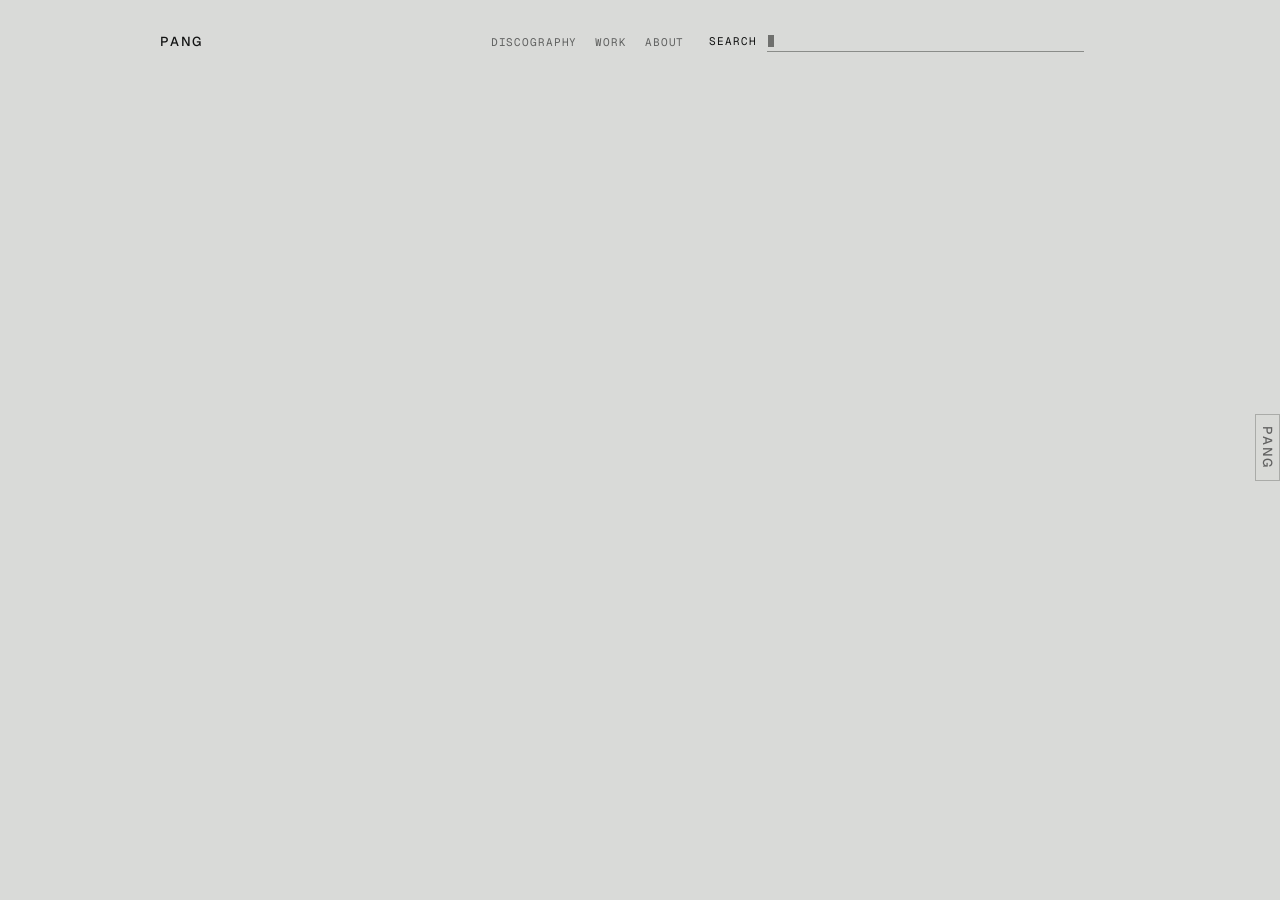
<file: index.html>
<!DOCTYPE html>
<html lang="en">
<head>
<meta charset="utf-8">
<meta name="viewport" content="width=device-width, initial-scale=1, viewport-fit=cover">

<!-- =====================================================================
     LANDING PAGE  (site root: /index.html)
     CONTENT BLOCK  -  THIS IS THE ONLY PART YOU NEED TO EDIT HERE
     =====================================================================
     The site title and the menu (always open here, with the search) come
     from assets/site.js. Below them, optional info lines, text and an image.

     Rules:
       - Keep the quotation marks "like this" and the commas at line ends.
       - A quotation mark inside a value needs a backslash: "12\" LP"
     ===================================================================== -->
<script>
const PAGE = {

  root: "",                      // path back to the site root: "" here (top folder)
  menuFixed: true,               // the menu is always open on this page, without the arrow

  browserTitle: "pang",                  // text on the browser tab
  sideTab: "PANG",                // text in the black box on the right edge. "" hides it

  /* ---- INFO LINES (left column):  [ "label", "value" ]. [] hides them ---- */
  info: [],

  /* ---- TEXT (left column): list of paragraphs, [] hides it ---------- */
  text: [],

  /* ---- IMAGE (right column, 3:2 landscape). "" = no image ----------- */
  figure: { src: "", alt: "" },
};
</script>
<!-- ===================== END OF CONTENT BLOCK ===================== -->

<title>pang</title>
<link rel="icon" type="image/png" href="id/favicon.png">
<link rel="apple-touch-icon" href="id/apple-touch-icon.png">
<link rel="preconnect" href="https://fonts.googleapis.com">
<link rel="preconnect" href="https://fonts.gstatic.com" crossorigin>
<link href="https://fonts.googleapis.com/css2?family=Geist:wght@400;500;600&family=Geist+Mono:wght@400;500&family=IBM+Plex+Sans+Condensed:wght@400;500;700&family=IBM+Plex+Mono:wght@400;500&family=Zen+Kaku+Gothic+New:wght@400;500;700&display=swap" rel="stylesheet">
<link rel="stylesheet" href="assets/base.css">
<script src="assets/site.js"></script>
<style>
/* landing page only: the same two columns as the list pages */
/* side banner: quiet, silver like the page, small Geist Mono */
.tab-side{background:var(--paper);color:var(--ink);box-shadow:inset 0 0 0 1px var(--rule);font:500 13px/1 var(--nav);letter-spacing:.14em;padding:12px 6px;opacity:.6}
.cols{display:grid;grid-template-columns:minmax(0,1fr) minmax(0,2fr);gap:0 22px;align-items:start;margin-top:28px}
.text{margin:0 0 18px}
.text p{margin:0 0 .8em;font:400 15px/1.55 var(--label);hyphens:auto}
.text p:last-child{margin-bottom:0}
.meta{display:grid;grid-template-columns:auto 1fr;gap:4px 28px;margin:0 0 18px;font-size:14px}
.meta dt{letter-spacing:.14em}
.meta dd{margin:0;font-family:var(--value);font-size:13px}
.fig-wrap{margin:0}
.frame{position:relative;aspect-ratio:1.6/1}
.frame img{position:absolute;inset:0;width:100%;height:100%;object-fit:cover;display:block;background:var(--paper)}
[hidden]{display:none!important}
@media (max-width:760px){.cols{grid-template-columns:minmax(0,1fr)}}
</style>
</head>
<body>
<div class="page" id="top">

  <h1 class="sr" id="h1">pang</h1>
  <nav class="site" id="site"></nav>

  <div class="tabs-side" id="tabs-side"><div class="tab-side" id="tab-side" aria-hidden="true"></div></div>

  <div class="cols" id="cols">
    <main>
      <dl class="meta" id="info"></dl>
      <div class="text" id="text"></div>
    </main>
    <aside>
      <figure class="fig-wrap" id="fig"></figure>
    </aside>
  </div>
</div>

<script src="assets/base.js"></script>
<!-- LANDING BUILDER. Reads the PAGE block above. No need to edit. -->
<script>
(function(){
  try {
    var C = PAGE, root = C.root || '', S = (typeof SITE !== 'undefined') ? SITE : {};
    function $(id){ return document.getElementById(id); }
    function el(tag, cls, text){ var e=document.createElement(tag); if(cls) e.className=cls; if(text!=null) e.textContent=text; return e; }

    document.title = C.browserTitle;
    if (S.title) $('h1').textContent = S.title;
    if (C.sideTab) $('tab-side').textContent = C.sideTab;
    else { $('tabs-side').remove(); document.querySelector('.page').classList.add('no-tabs'); }

    (C.info || []).forEach(function(r){ $('info').appendChild(el('dt', null, r[0])); $('info').appendChild(el('dd', null, r[1])); });
    $('info').hidden = !(C.info || []).length;
    (C.text || []).forEach(function(t){ var p = el('p'); p.innerHTML = t; $('text').appendChild(p); });
    $('text').hidden = !(C.text || []).length;

    var f = C.figure || {};
    if (f.src){ var fr = el('div', 'frame'), im = new Image(); im.src = root + f.src; im.alt = f.alt || ''; im.onerror = function(){ im.hidden = true; }; fr.appendChild(im); $('fig').appendChild(fr); }
    $('cols').hidden = !(C.info || []).length && !(C.text || []).length && !f.src;
  } catch (e) {
    console.error(e);
    document.body.insertAdjacentHTML('afterbegin', '<p style="padding:12px;font:14px monospace">Content error: check the quotation marks and commas in the content block at the top of the file.</p>');
  }
})();
</script>
</body>
</html>
</file>
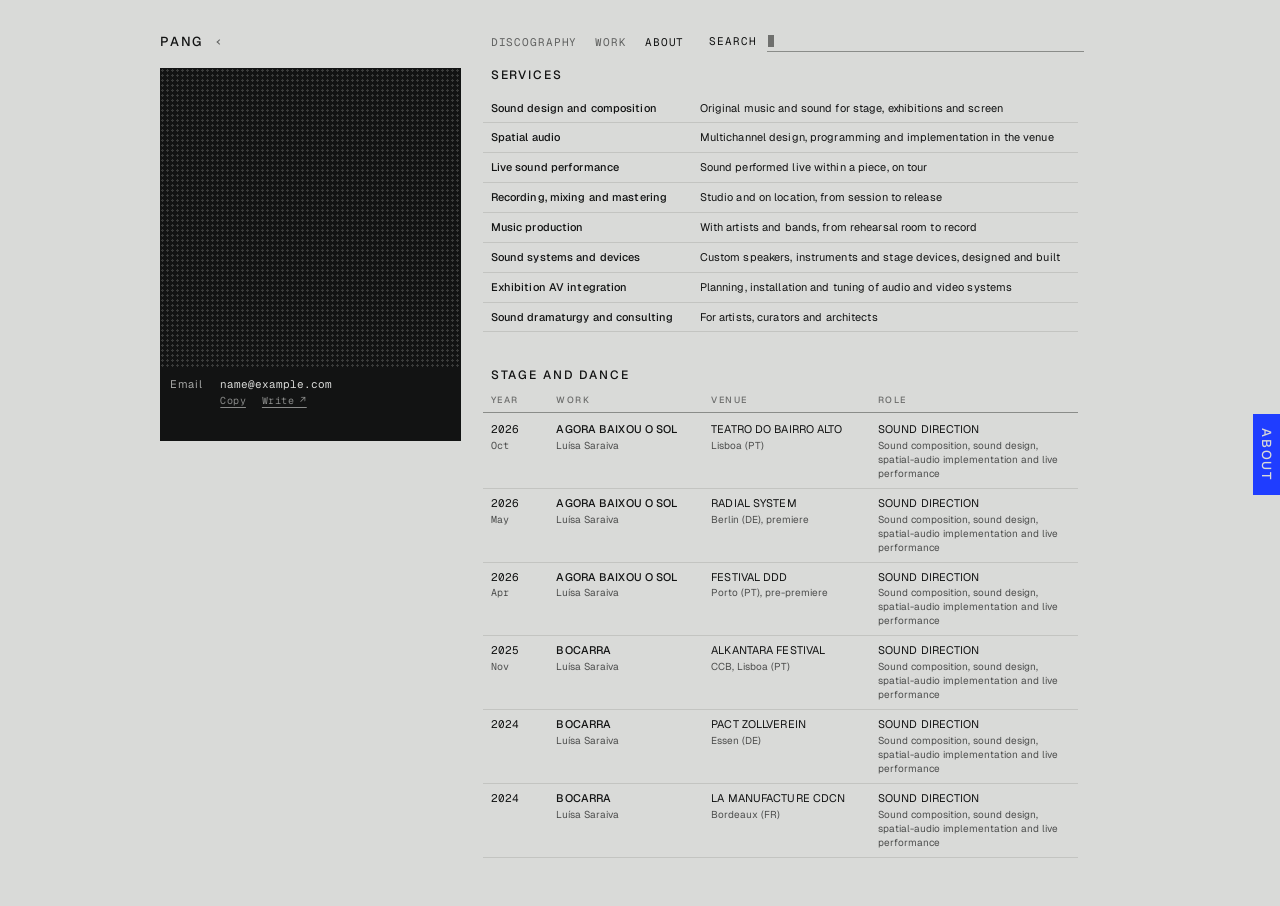
<file: about/index.html>
<!DOCTYPE html>
<html lang="en">
<head>
<meta charset="utf-8">
<meta name="viewport" content="width=device-width, initial-scale=1, viewport-fit=cover">

<!-- =====================================================================
     ABOUT PAGE  (about/index.html)
     CONTENT BLOCK  -  THIS IS THE ONLY PART YOU NEED TO EDIT HERE
     =====================================================================
     Left: the dark panel with an optional square image, the hovered contact, short text and info lines.
     Right: the contact list (from "contact" in assets/site.js), then one table per section (Services, CV ...). Add, remove or reorder
     sections freely; each row is a list of cells, one per column.

     Rules:
       - Keep the quotation marks "like this" and the commas at line ends.
       - A quotation mark inside a value needs a backslash: "12\" LP"
       - Paragraphs may contain simple HTML, e.g. <em>italic</em>.
       - A column named "Year" is set in the mono face, like the other lists;
         the column after it is the title column (medium weight).
     ===================================================================== -->
<script>
const PAGE = {

  root: "../",                   // path back to the site root (one folder down)

  browserTitle: "About — pang",
  sideTab: "ABOUT",              // text in the black box on the right edge. "" hides it
  heading: "About",              // hidden heading, for screen readers

  /* ---- CONTACT (in the panel, under the image) ----------------------- */
  /* The lines come from "contact" in assets/site.js, each with Copy / Write */
  /* (email) or Open (other channels).                                       */
  copyLabel: "Copy",             // email only: copies the address
  copiedLabel: "Copied",
  writeLabel: "Write",           // email only: opens the visitor's mail app
  openLabel: "Open",             // other channels: opens the page in a new tab

  image: "",                     // optional image in the panel, relative to the site root,
                                 // e.g. "id/about.jpg". "" = dotted placeholder. Set showImage: false to drop the frame
  imageOnPaper: false,            // true = the image sits whole on the page colour, with a thin outline
                                 // (for drawings with a transparent background); false = it fills the frame
  showImage: true,

  /* ---- PANEL TEXT: list of paragraphs, [] hides it ------------------ */
  text: [],

  /* ---- PANEL INFO LINES:  [ "label", "value" ]. [] hides them -------- */
  info: [
    ["Based in", ""],
    ["Languages", ""]
  ],

  /* ---- SECTIONS (right column) --------------------------------------- */
  /*   heading : small title above the table                             */
  /*   columns : column headings, left to right                          */
  /*   showColumns : false hides the column headings of that table       */
  /*   rows    : one [ ... ] per line, same number of cells as columns   */
  /*   a cell can be "text" or [ "first line", "second line" ]: the second */
  /*   line is set smaller underneath (month, author, city, details)      */
  sections: [
    {
      heading: "Services",
      columns: ["Service", "Scope"],
      showColumns: false,          // false = no column headings above this table
      rows: [
        ["Sound design and composition", "Original music and sound for stage, exhibitions and screen"],
        ["Spatial audio", "Multichannel design, programming and implementation in the venue"],
        ["Live sound performance", "Sound performed live within a piece, on tour"],
        ["Recording, mixing and mastering", "Studio and on location, from session to release"],
        ["Music production", "With artists and bands, from rehearsal room to record"],
        ["Sound systems and devices", "Custom speakers, instruments and stage devices, designed and built"],
        ["Exhibition AV integration", "Planning, installation and tuning of audio and video systems"],
        ["Sound dramaturgy and consulting", "For artists, curators and architects"]
      ]
    },
    {
      heading: "Stage and dance",
      columns: ["Year", "Work", "Venue", "Role"],
      rows: [
        [["2026", "Oct"], ["AGORA BAIXOU O SOL", "Luísa Saraiva"], ["TEATRO DO BAIRRO ALTO", "Lisboa (PT)"], ["SOUND DIRECTION", "Sound composition, sound design, spatial-audio implementation and live performance"]],
        [["2026", "May"], ["AGORA BAIXOU O SOL", "Luísa Saraiva"], ["RADIAL SYSTEM", "Berlin (DE), premiere"], ["SOUND DIRECTION", "Sound composition, sound design, spatial-audio implementation and live performance"]],
        [["2026", "Apr"], ["AGORA BAIXOU O SOL", "Luísa Saraiva"], ["FESTIVAL DDD", "Porto (PT), pre-premiere"], ["SOUND DIRECTION", "Sound composition, sound design, spatial-audio implementation and live performance"]],
        [["2025", "Nov"], ["BOCARRA", "Luísa Saraiva"], ["ALKANTARA FESTIVAL", "CCB, Lisboa (PT)"], ["SOUND DIRECTION", "Sound composition, sound design, spatial-audio implementation and live performance"]],
        ["2024", ["BOCARRA", "Luísa Saraiva"], ["PACT ZOLLVEREIN", "Essen (DE)"], ["SOUND DIRECTION", "Sound composition, sound design, spatial-audio implementation and live performance"]],
        ["2024", ["BOCARRA", "Luísa Saraiva"], ["LA MANUFACTURE CDCN", "Bordeaux (FR)"], ["SOUND DIRECTION", "Sound composition, sound design, spatial-audio implementation and live performance"]],
        [["2024", "Jul"], ["BOCARRA", "Luísa Saraiva"], ["TEATRO ROSALÍA DE CASTRO", "A Coruña (ES)"], ["RESEARCH", "Residency"]],
        [["2024", "Apr"], ["BOCARRA", "Luísa Saraiva"], ["FESTIVAL DDD", "Porto (PT)"], ["SOUND DIRECTION", "Sound composition, sound design, spatial-audio implementation and live performance"]],
        ["2022", ["TIRANA", "Luísa Saraiva"], ["MUSEU COMO PERFORMANCE", "Fundação de Serralves, Porto (PT)"], ["SOUND DRAMATURGY", "Consultant"]],
        ["2022", ["LAGO LIBIDINAL", "Jonathan Saldanha"], ["CCB", "Lisboa (PT)"], ["SOUND DESIGN & SOFTWARE DEVELOPMENT", "Dramaturgy, software development"]],
        ["2022", ["LAGO LIBIDINAL", "Jonathan Saldanha"], ["RIVOLI, TMP", "Porto (PT)"], ["SOUND DESIGN & SOFTWARE DEVELOPMENT", "Dramaturgy, software development"]],
        [["2021–22", "Aug–May"], ["LAGO LIBIDINAL / SCALE TRAVELS", "Jonathan Saldanha"], ["INDEX FESTIVAL", "Scale Travels collaboration programme, INL & gnration, Braga (PT)"], ["SOUND DESIGN & SOFTWARE DEVELOPMENT", "Software development, 3D modelling and video creation"]],
        ["2021–22", ["LAGO LIBIDINAL", "Jonathan Saldanha"], ["SOOPA", "Porto (PT)"], ["RESEARCH", "Dramaturgy, software development"]],
        ["2021", ["LITHIUM FAUST", "Jonathan Saldanha"], ["TMP", "Porto (PT)"], ["SOUND DESIGN", "Multichannel sound design for a stage piece"]],
        ["2021", ["UBER ALLES", "Carlos Mesquita"], ["BOCA BIENNIAL", "MAAT, Lisboa (PT)"], ["SOUND DESIGN", "Sound composition, live performance"]],
        ["2020", ["MERCÚRIO VERMELHO", "Jonathan Saldanha"], ["TMP", "Porto (PT)"], ["SOUND DESIGN", "Script transcription, artificial voice-over modelling, mixing on location"]]
      ]
    },
    {
      heading: "Exhibitions and commissions",
      columns: ["Year", "Work", "Venue", "Role"],
      rows: [
        [["2026", "Apr–May"], ["REDSKYFALLS", "Alexandre Estrela"], ["VENICE BIENNALE", "61st International Art Exhibition, Venice (IT)"], ["AV INSTALLATION", "Multichannel audio and video implementation"]],
        [["2023", "Dec"], ["WORK", "Co-creation, Diogo Tudela ++"], ["FUNDAÇÃO DE SERRALVES", "Porto (PT)"], ["CO-AUTHOR", "Sound piece. Created by Diogo Tudela with Dinis Duarte, Juan Toboso, Marcelo Reis, Maria Coutinho, Ricardo Jacinto"]],
        ["2022", ["WATERS’ WITNESS", "Tarek Atoui"], ["FUNDAÇÃO DE SERRALVES", "Porto (PT)"], ["COMMISSION", "Activation of the exhibition, performed live with Mariana Sardon"]],
        ["2022", ["W&T SOUNDSYSTEM", "Co-creation with Sérgio Coutinho"], ["FESTIVAL WALK&TALK", "São Miguel, Azores (PT)"], ["COMMISSION / ENGINEERING", "Custom sound system: design, build and implementation"]],
        ["2020", ["UNTITLED", "Berru"], ["ARTWORKS — NO ENTULHO", "Residency, Porto (PT)"], ["CO-AUTHOR", "Dramaturgy, sound consultancy, electroacoustic instrument design and live performance"]]
      ]
    },
    {
      heading: "Own work and co-creation",
      columns: ["Year", "Work", "Venue", "Role"],
      rows: [
        [["2023", "Feb"], ["PERMAFROST", "Creation, with Diogo Oliveira"], ["ESCOLA DAS ARTES, UCP", "Porto (PT)"], ["LIVE AV", "AV installation, live show"]],
        ["2022", ["C-PENTANE", "Creation"], ["BERLINER FESTSPIELE, MAERZMUSIK", "Silent Green, Berlin (DE)"], ["COMMISSION", "Sound piece, live presentation"]],
        [["2022", "Oct"], ["ADAMASTORA", "Creation, with Mauro Ventura"], ["FABBRICA DEL VAPORE", "Milan (IT)"], ["SOUND COMPOSITION", "Programmed by Hyper Objects. AV installation, live performance"]],
        [["2022", "Aug"], ["PERMAFROST", "Creation, with Diogo Oliveira"], ["PAF", "Saint-Erme (FR)"], ["SHOW, LECTURE", "PAF Summer School programme. AV installation, live performance"]],
        ["2019", ["MÁXIMA INTRÍNSECA", "Co-creation with Mariana Vilanova"], ["PLANETÁRIO DO PORTO", "Porto (PT)"], ["LIVE AV", "Live show"]]
      ]
    }
  ]
};
</script>
<!-- ===================== END OF CONTENT BLOCK ===================== -->

<title>About — pang</title>
<link rel="icon" type="image/png" href="../id/favicon.png">
<link rel="apple-touch-icon" href="../id/apple-touch-icon.png">
<link rel="preconnect" href="https://fonts.googleapis.com">
<link rel="preconnect" href="https://fonts.gstatic.com" crossorigin>
<link href="https://fonts.googleapis.com/css2?family=Geist:wght@400;500;600&family=Geist+Mono:wght@400;500&family=IBM+Plex+Sans+Condensed:wght@400;500;700&family=IBM+Plex+Mono:wght@400;500&display=swap" rel="stylesheet">
<link rel="stylesheet" href="../assets/base.css">
<link rel="stylesheet" href="../assets/list.css">
<script src="../assets/site.js"></script>
<style>
/* about page only: square frame, narrower panel, wider list. Type comes from assets/list.css */
:root{--frame-ratio:1/1}
.cols{grid-template-columns:minmax(0,1fr) minmax(0,2fr)}
/* the section tables are for reading: no pointer, no highlighted rows */
tbody tr{cursor:default}
table.read tbody tr:hover,table.read tbody tr:focus-within{background:none;color:inherit}
table.read tbody tr:hover td,table.read tbody tr:focus-within td{border-bottom-color:var(--row-line)}
/* contact list: channel | address, as on the old Contact page */
#c-specs dd{user-select:all;-webkit-user-select:all;word-break:break-all}   /* one click selects the whole address */
#c-specs dd.act,#c-specs dd.c-note{user-select:auto;-webkit-user-select:auto}
.preview .frame.paper{aspect-ratio:3/2;background:var(--paper);box-shadow:inset 0 0 0 1px var(--accent)}   /* wider frame for the drawing */
.preview .frame.paper img{object-fit:contain;padding:9% 7%;background:transparent}
.acts{display:flex;gap:16px;margin:0 0 4px}
.acts button.ql{background:none;border:0;padding:0;color:inherit;cursor:pointer}
.c-note{font:400 var(--list-size)/1.5 var(--list-sans);opacity:.75}
table + table{margin-top:36px}
/* wide screens: Services and the CV scroll in their own block beside the panel, the page stays still */
@media (min-width:761px){
  #sections{max-height:calc(100vh - 110px);overflow-y:auto;overscroll-behavior:contain;padding-right:6px;scrollbar-width:thin;scrollbar-color:var(--rule) transparent}
  #sections::-webkit-scrollbar{width:6px}
  #sections::-webkit-scrollbar-thumb{background:var(--rule)}
}
/* section title above each table, in the face of the Discography and Work headings */
caption.sec{caption-side:top;text-align:left;padding:0 8px 10px;font:500 calc(var(--list-size) + 1px)/1.3 var(--list-sans);letter-spacing:.16em;text-transform:uppercase}
thead th{opacity:.55}
td.t{width:16em}
table.read:not(.cv) td.t{width:19em;white-space:nowrap}   /* Services: names on one line, the second column lined up */
/* CV tables: four columns, a smaller second line under each value */
td .l2{display:block;margin-top:2px;font:400 calc(var(--list-size) - 1px)/1.4 var(--list-sans);letter-spacing:0;opacity:.7}
td.yr .l2{font-family:var(--list-mono)}
table.cv td.t{width:26%}
table.cv td:nth-child(3){width:28%}
table.cv td.yr{width:5.5em}
td .l2.venue{display:none}
/* phones: one column; the panel stays, above the tables */
@media (max-width:760px){
  .cols{grid-template-columns:minmax(0,1fr)}
  .preview{display:block;position:static;margin-bottom:28px;max-width:420px}
  td.t{width:auto}
  table.read:not(.cv) td.t{width:auto;white-space:normal}
  table.cv td.t,table.cv td:nth-child(3){width:auto}
  table.cv td:nth-child(3){display:none}            /* phones: venue moves under the title */
  table.cv thead th:nth-child(3){display:none}
  td .l2.venue{display:block}
}
</style>
</head>
<body>
<div class="page" id="top">

  <nav class="site" id="site"></nav>
  <div class="tabs-side" id="tabs-side"><div class="tab-side" id="tab-side" aria-hidden="true"></div></div>

  <!-- two columns: panel on the left, sections on the right -->
  <div class="cols">
    <aside class="preview" id="preview">
      <div class="frame" id="frame"><img id="p-img" alt=""></div>
      <div class="body">
        <dl class="p-specs" id="c-specs"></dl>
        <div id="p-text"></div>
        <dl class="p-specs" id="p-specs"></dl>
      </div>
    </aside>
    <main id="sections">
      <h1 class="sr" id="h1"></h1>
    </main>
  </div>
</div>

<script src="../assets/base.js"></script>
<!-- ABOUT BUILDER. Reads the PAGE block above. No need to edit. -->
<script>
(function(){
  try {
    var C = PAGE, root = C.root || '';
    function $(id){ return document.getElementById(id); }
    function el(tag, cls, text){ var e=document.createElement(tag); if(cls) e.className=cls; if(text!=null) e.textContent=text; return e; }

    document.title = C.browserTitle;
    $('h1').textContent = C.heading;
    if (C.sideTab) $('tab-side').textContent = C.sideTab;
    else { $('tabs-side').remove(); document.querySelector('.page').classList.add('no-tabs'); }

    // panel image: shown only once loaded (a missing file keeps the dotted frame)
    var img = $('p-img'); img.hidden = true;
    if (C.showImage === false) $('frame').remove();
    else if (C.image) {
      if (C.imageOnPaper) $('frame').classList.add('paper'); var probe = new Image(); probe.onload = function(){ img.src = probe.src; img.hidden = false; }; probe.src = root + C.image;
    }

    (C.text || []).forEach(function(t){ var p = el('p', 'p-text'); p.innerHTML = t; $('p-text').appendChild(p); });
    var info = (C.info || []).filter(function(r){ return r[1]; });
    info.forEach(function(r){ $('p-specs').appendChild(el('dt', null, r[0])); $('p-specs').appendChild(el('dd', null, r[1])); });
    $('p-specs').hidden = !info.length;
    if (!(C.text || []).length && !info.length && !((typeof SITE !== 'undefined' && SITE.contact) || []).length && C.showImage === false) $('preview').hidden = true;

    // ---- contact: from "contact" in assets/site.js; hover a line and the panel shows it ----
    var S = (typeof SITE !== 'undefined') ? SITE : {}, contacts = S.contact || [];
    function isMail(c){ return /^email$/i.test(c.channel) || /@/.test(c.link) && !/^https?:/.test(c.link); }
    function href(c){ return !c.link ? '' : isMail(c) ? 'mailto:' + c.link.replace(/^mailto:/, '') : c.link; }
    // copy: clipboard where the browser allows it, otherwise the address is selected for the visitor to copy
    function copy(text, btn, dd){
      var done = function(){ btn.textContent = C.copiedLabel; setTimeout(function(){ btn.textContent = C.copyLabel; }, 1600); };
      var select = function(){ var r = document.createRange(); r.selectNodeContents(dd); var s = getSelection(); s.removeAllRanges(); s.addRange(r); };
      try { navigator.clipboard.writeText(text).then(done, select); } catch (e) { select(); }
    }
    // every contact line in the panel, each with its own Copy / Write or Open
    var box = $('c-specs'); box.textContent = '';
    contacts.forEach(function(c){
      box.appendChild(el('dt', null, c.channel));
      var dd = el('dd', null, c.value), h = href(c), acts = el('span', 'acts');
      box.appendChild(dd);
      if (h && isMail(c)) {
        var b = el('button', 'ql', C.copyLabel); b.type = 'button';
        b.addEventListener('click', function(){ copy(c.link.replace(/^mailto:/, ''), b, dd); });
        acts.appendChild(b);
        var w = el('a', 'ql', C.writeLabel + ' ↗'); w.href = h; acts.appendChild(w);
      } else if (h) {
        var o = el('a', 'ql', C.openLabel + ' ↗'); o.href = h; o.target = '_blank'; o.rel = 'noopener'; acts.appendChild(o);
      }
      if (acts.children.length) { box.appendChild(el('dt')); var ad = el('dd', 'act'); ad.appendChild(acts); box.appendChild(ad); }
      if (c.note) { box.appendChild(el('dt')); box.appendChild(el('dd', 'c-note', c.note)); }
    });
    box.hidden = !contacts.length;

    (C.sections || []).forEach(function(sec){
      var cols = sec.columns || [], cv = cols.length > 3, t = el('table', cv ? 'read cv' : 'read'), head = el('thead'), hr = el('tr'), body = el('tbody');
      if (sec.heading) t.appendChild(el('caption', 'sec', sec.heading));
      cols.forEach(function(c){ var th = el('th', null, c); th.scope = 'col'; hr.appendChild(th); });
      head.appendChild(hr); if (sec.showColumns !== false) t.appendChild(head);
      (sec.rows || []).forEach(function(r){
        var tr = el('tr');
        cols.forEach(function(c, i){
          var cls = /^year$/i.test(c) ? 'yr' : (i === 0 ? 't' : (i === 1 && /^year$/i.test(cols[0]) ? 't' : null));
          var v = r[i], td = el('td', cls);
          if (Array.isArray(v)) { td.appendChild(document.createTextNode(v[0] || '')); if (v[1]) td.appendChild(el('span', 'l2', v[1])); }
          else td.textContent = v || '';
          tr.appendChild(td);
        });
        // phones: the venue column is hidden, so its name and place are repeated under the title
        if (cv && r[2] && tr.children[1]) { var vv = Array.isArray(r[2]) ? r[2].filter(Boolean).join(', ') : r[2]; tr.children[1].appendChild(el('span', 'l2 venue', vv)); }
        body.appendChild(tr);
      });
      t.appendChild(body);
      $('sections').appendChild(t);
    });
  } catch (e) {
    console.error(e);
    document.body.insertAdjacentHTML('afterbegin', '<p style="padding:12px;font:14px monospace">Content error: check the quotation marks and commas in the content block at the top of the file.</p>');
  }
})();
</script>
</body>
</html>
</file>
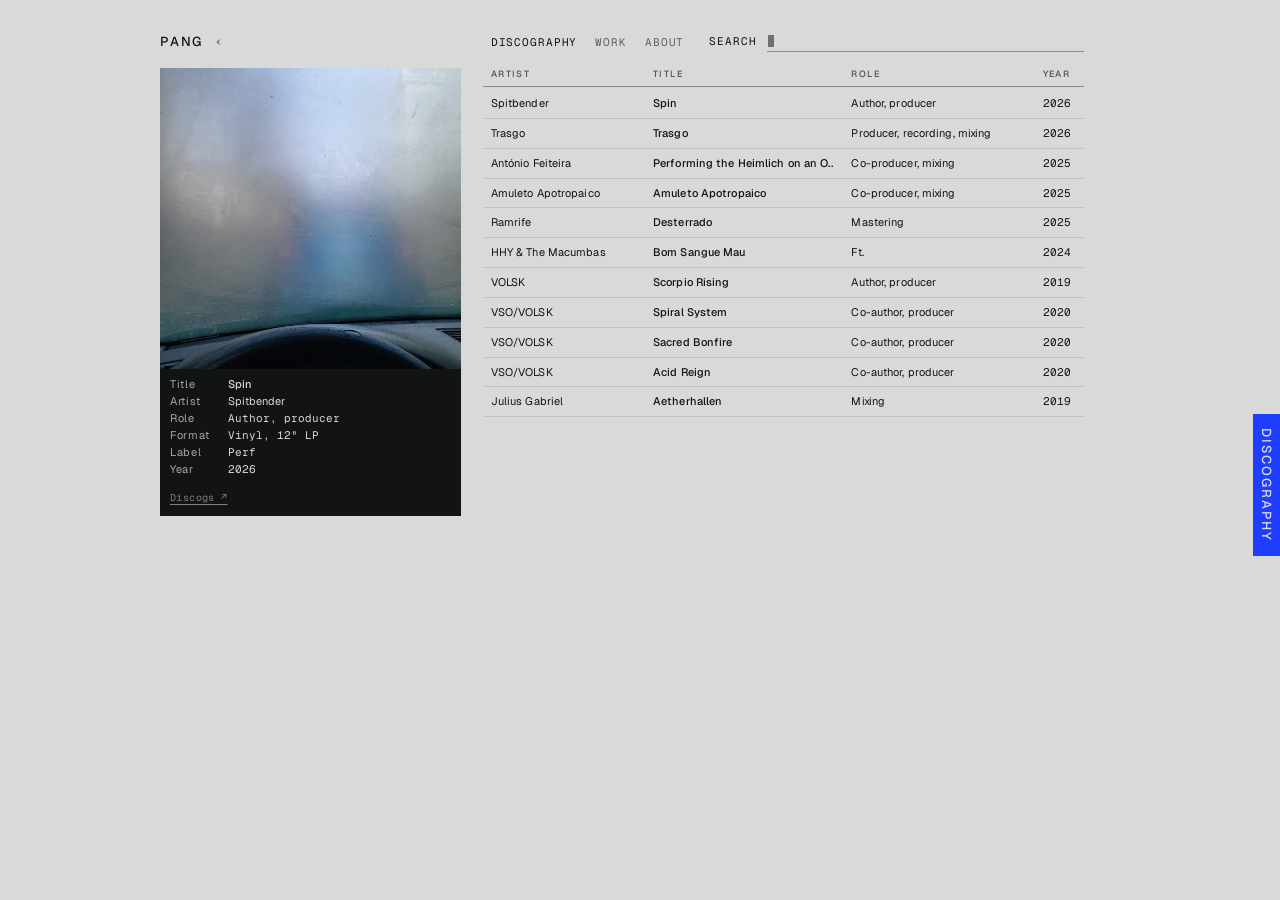
<file: discography/index.html>
<!DOCTYPE html>
<html lang="en">
<head>
<meta charset="utf-8">
<meta name="viewport" content="width=device-width, initial-scale=1, viewport-fit=cover">

<!-- =====================================================================
     DISCOGRAPHY PAGE  (discography/index.html)
     CONTENT BLOCK  -  THIS IS THE ONLY PART YOU NEED TO EDIT HERE
     =====================================================================
     The list is built from "releases" in assets/site.js.
     To add a record, add it there, not here. Covers go in discography/covers/.
     ===================================================================== -->
<script>
const PAGE = {

  root: "../",                   // path back to the site root (one folder down)

  browserTitle: "Discography — pang",
  sideTab: "DISCOGRAPHY",        // text in the black box on the right edge. "" hides it
  heading: "Discography",        // hidden heading, for screen readers

  /* column headings of the list */
  columns: { artist: "Artist", title: "Title", role: "Role", year: "Year" },

  /* labels of the details under the cover, in this order */
  labels: { title: "Title", artist: "Artist", role: "Role", format: "Format", label: "Label", year: "Year" },

  /* small Discogs link under the details. It opens the release's own Discogs page
     ("discogs" in the release, assets/site.js) or, while that is empty, the credits page (SITE.discogs) */
  discogsLabel: "Discogs",
};
</script>
<!-- ===================== END OF CONTENT BLOCK ===================== -->

<title>Discography — pang</title>
<link rel="icon" type="image/png" href="../id/favicon.png">
<link rel="apple-touch-icon" href="../id/apple-touch-icon.png">
<link rel="preconnect" href="https://fonts.googleapis.com">
<link rel="preconnect" href="https://fonts.gstatic.com" crossorigin>
<link href="https://fonts.googleapis.com/css2?family=Geist:wght@400;500;600&family=Geist+Mono:wght@400;500&family=IBM+Plex+Sans+Condensed:wght@400;500;700&family=IBM+Plex+Mono:wght@400;500&display=swap" rel="stylesheet">
<link rel="stylesheet" href="../assets/base.css">
<link rel="stylesheet" href="../assets/list.css">
<script src="../assets/site.js"></script>
<style>
/* discography page only: square covers, narrower frame, wider list. Type comes from assets/list.css */
:root{--frame-ratio:1/1}
.cols{grid-template-columns:minmax(0,1fr) minmax(0,2fr)}
tbody tr{cursor:default}
td.t.a{font-weight:400}      /* artist regular, title medium, as in the type test */
td.tt{font-weight:500}
td.role{white-space:nowrap}
/* fixed columns: a title too long for its column is cut with ".." (the full title is in the panel) */
table{table-layout:fixed}
th:nth-child(1),td:nth-child(1){width:27%}
th:nth-child(2),td:nth-child(2){width:33%}
th:nth-child(4),td:nth-child(4){width:5.5em}
td.tt .tx{display:block;white-space:nowrap;overflow:hidden}
@media (max-width:760px){th:nth-child(1),td:nth-child(1){width:38%}th:nth-child(2),td:nth-child(2){width:auto}td.tt .tx{white-space:normal}}
.p-specs dd.n{font-family:var(--list-sans)}
.p-specs dd.t{font-weight:500}
.p-specs{margin-bottom:10px}
/* Discogs: a small, quiet text link */
.dg{display:inline-block;font:400 calc(var(--list-size) - 1px) var(--list-mono);letter-spacing:.04em;opacity:.55;text-decoration:underline;text-decoration-thickness:1px;text-underline-offset:3px}
.dg:hover,.dg:focus-visible{opacity:1}
.dg[hidden]{display:none}
@media (max-width:760px){.cols{grid-template-columns:minmax(0,1fr)}}
</style>
</head>
<body>
<div class="page" id="top">

  <nav class="site" id="site"></nav>
  <div class="tabs-side" id="tabs-side"><div class="tab-side" id="tab-side" aria-hidden="true"></div></div>

  <!-- two columns: cover frame on the left, release list on the right -->
  <div class="cols">
    <aside class="preview" id="preview" aria-live="polite">
      <div class="frame"><img id="p-img" alt=""></div>
      <div class="body">
        <dl class="p-specs" id="p-specs"></dl>
        <a class="dg" id="p-open" target="_blank" rel="noopener"></a>
      </div>
    </aside>
    <main>
      <h1 class="sr" id="h1"></h1>
      <table>
        <thead><tr><th scope="col" id="h-artist"></th><th scope="col" id="h-title"></th><th scope="col" class="wide" id="h-role"></th><th scope="col" id="h-year"></th></tr></thead>
        <tbody id="rows"></tbody>
      </table>
    </main>
  </div>
</div>

<script src="../assets/base.js"></script>
<!-- DISCOGRAPHY BUILDER. Reads "releases" in assets/site.js. No need to edit. -->
<script>
(function(){
  try {
    var C = PAGE, root = C.root || '', S = (typeof SITE !== 'undefined') ? SITE : {}, L = C.labels;
    function $(id){ return document.getElementById(id); }
    function el(tag, cls, text){ var e=document.createElement(tag); if(cls) e.className=cls; if(text!=null) e.textContent=text; return e; }

    document.title = C.browserTitle;
    $('h1').textContent = C.heading;
    if (C.sideTab) $('tab-side').textContent = C.sideTab;
    else { $('tabs-side').remove(); document.querySelector('.page').classList.add('no-tabs'); }
    $('p-open').textContent = C.discogsLabel + ' ↗';
    ['artist', 'title', 'role', 'year'].forEach(function(k){ $('h-' + k).textContent = C.columns[k]; });

    // cover: loaded in the background, shown only once loaded (a missing file keeps the dotted frame)
    var img = $('p-img'), want = '', cache = {};
    img.hidden = true;
    function setImage(src, alt){
      want = src; img.hidden = true;
      if (!src || cache[src] === false) return;
      var put = function(){ if (want === src) { img.src = src; img.alt = alt; img.hidden = false; } };
      if (cache[src] === true) return put();
      var probe = new Image();
      probe.onload = function(){ cache[src] = true; put(); };
      probe.onerror = function(){ cache[src] = false; };
      probe.src = src;
    }

    function show(r, tr){
      [].forEach.call($('rows').children, function(x){ x.classList.toggle('on', x === tr); });
      var name = r.artist + (r.title ? ' — ' + r.title : '');
      setImage(r.cover ? root + r.cover : '', name);
      // tech sheet: Title, Artist, Role, Format, Label, Year (names in the sans, the rest in the mono)
      var dl = $('p-specs'); dl.textContent = '';
      [['title', r.title, 'n t'], ['artist', r.artist, 'n'], ['role', r.role], ['format', r.format], ['label', r.label], ['year', r.year]].forEach(function(f){
        if (!f[1]) return;
        dl.appendChild(el('dt', null, L[f[0]])); dl.appendChild(el('dd', f[2] || null, f[1]));
      });
      // Discogs: the release's own page, or the credits page
      var dg = r.discogs || S.discogs || '';
      $('p-open').hidden = !dg; if (dg) $('p-open').href = dg;
    }

    var list = S.releases || [];
    if (!list.length) { $('preview').hidden = true; return; }
    list.forEach(function(r, i){
      var tr = el('tr'), ta = el('td', 't a'), tt = el('td', 'tt'), sub = el('span', 'sub', r.role || '');
      tr.tabIndex = 0; tr.id = 'r' + (i + 1);    // r1, r2 ... lets the landing search point at one release
      ta.appendChild(document.createTextNode(r.artist));
      var tx = el('span', 'tx', r.title || '—'); tx.dataset.full = r.title || '—'; tt.appendChild(tx);
      if (r.role) tt.appendChild(sub);           // the role, shown under the title on phones only (format and label are in the panel)
      tr.appendChild(ta); tr.appendChild(tt);
      tr.appendChild(el('td', 'role wide', r.role || '—'));   // hidden on phones, where it moves into the line under the title
      tr.appendChild(el('td', 'yr', r.year || '—'));
      tr.addEventListener('mouseenter', function(){ show(r, tr); });
      tr.addEventListener('focus', function(){ show(r, tr); });
      $('rows').appendChild(tr);
    });
    // titles longer than their column: cut to fit and end with ".." (wide screens only)
    function cut(){
      [].forEach.call(document.querySelectorAll('td.tt .tx'), function(x){
        var full = x.dataset.full; x.textContent = full; x.title = '';
        if (getComputedStyle(x).whiteSpace !== 'nowrap' || x.scrollWidth <= x.clientWidth) return;
        var n = full.length;
        while (n > 1 && x.scrollWidth > x.clientWidth) { n--; x.textContent = full.slice(0, n).replace(/[\s.,]+$/, '') + '..'; }
        x.title = full;
      });
    }
    cut(); window.addEventListener('resize', cut); if (document.fonts) document.fonts.ready.then(cut);
    // arriving from the search (discography/index.html#r5): show that release and scroll to it
    var m = /^#r(\d+)$/.exec(location.hash), n = m ? +m[1] - 1 : 0;
    if (!list[n]) n = 0;

    // once the page has loaded, fetch every cover quietly in the background, so hovering shows it at once
    window.addEventListener('load', function(){
      list.forEach(function(x){
        if (!x.cover) return;
        var src = root + x.cover;
        if (src in cache) return;
        var pre = new Image();
        pre.onload = function(){ cache[src] = true; };
        pre.onerror = function(){ cache[src] = false; };
        pre.src = src;
      });
    });
    var start = $('rows').children[n];
    show(list[n], start);
    if (m) start.scrollIntoView({ block: 'center' });
  } catch (e) {
    console.error(e);
    document.body.insertAdjacentHTML('afterbegin', '<p style="padding:12px;font:14px monospace">Content error: check the quotation marks and commas in assets/site.js.</p>');
  }
})();
</script>
<script src="../assets/list-mobile.js"></script>
</body>
</html>
</file>
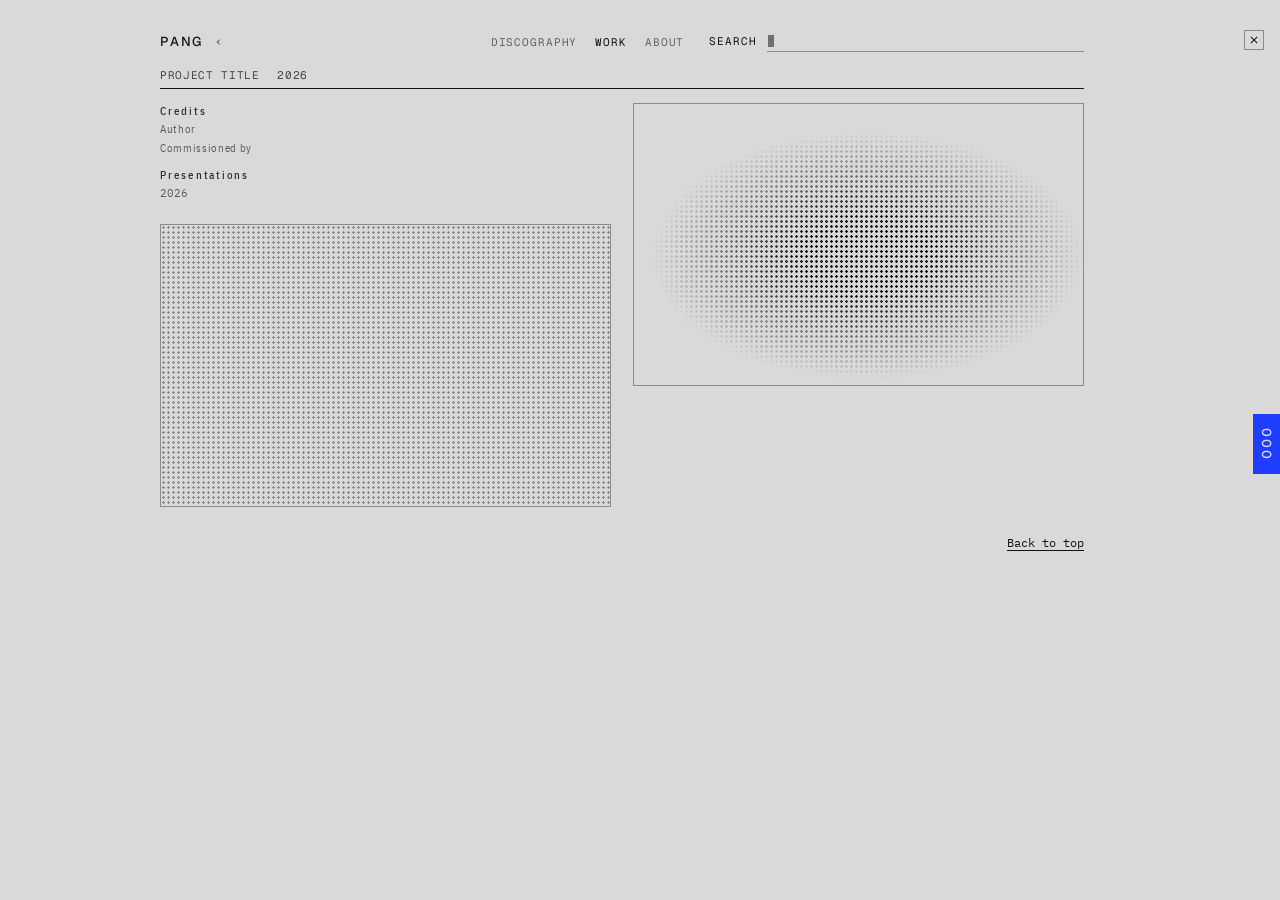
<file: work/_template/index.html>
<!DOCTYPE html>
<html lang="en">
<head>
<meta charset="utf-8">
<meta name="viewport" content="width=device-width, initial-scale=1, viewport-fit=cover">

<!-- =====================================================================
     PROJECT PAGE TEMPLATE  (work/_template/index.html)
     CONTENT BLOCK  -  THIS IS THE ONLY PART YOU NEED TO EDIT
     =====================================================================
     To make a new project: copy this whole folder (work/_template/ -> work/new-name/),
     change the values below, then add one block to "projects" (or "commercial")
     in assets/site.js. This template itself is not listed on the site.
     The menu and logo come from assets/site.js; the look from assets/*.css.

     Rules:
       - Keep the quotation marks "like this" and the commas at line ends.
       - Paragraphs may contain simple HTML, e.g. <em>italic</em>.
       - Leave a list empty ( [] ) to hide that part of the page.
       - Image and audio paths are relative to this folder, e.g. "imgs/photo.jpg".
         File names must match exactly, capitals included (.JPG is not .jpg online).
         If an image is missing, a dotted placeholder is shown instead.
     ===================================================================== -->
<script>
const PAGE = {

  root: "../../",               // path back to the site root (project pages are two folders down)

  back: "work/index.html",      // where the × (top right) and the Esc key lead, relative to the site root

  /* ---- PAGE IDENTITY ------------------------------------------------ */
  number: 0,                    // automatic: the side index number comes from the order of
  nextPage: "",                 // "projects" (then "commercial") in assets/site.js; the next box leads to the next one
  browserTitle: "Project title — pang",   // text on the browser tab
  title: "project title",       // title, top left (shown in capitals)

  /* ---- SECTION HEADINGS: "" = none (the small headings with the dot) ---- */
  headings: {
    main:  "",                    // above the materials and texts
    audio: "",                    // above the track list
    credits: "Credits",           // small label above the credits
    presentations: "Presentations", // small label above the presentations
    materials: "",                // small label above the materials text
    sheet: ""                     // above the small images
  },

  /* ---- TITLE LINE: year next to the title, short role on the right ---- */
  year: "2026",
  role: "",

  mainData: [],                 // the label / unit / value table: not used on pang

  /* ---- CREDITS (left column, top):  [ "label", "value" ] --------------- */
  /* who made it, who curated, commissioned, produced. [] hides it.
     A long value can go on two lines: [ "label", [ "line one", "line two" ] ] */
  credits: [
    ["Author",          ""],
    ["Commissioned by", ""]
  ],

  /* ---- PRESENTATIONS (under the credits):  [ "date", "place" ] ------- */
  /* premiere first, then the other dates in order. [] hides it */
  presentations: [
    ["2026", ""]
  ],

  /* ---- MATERIALS: small technical lines, under the credits ------------- */
  /* one line per item; an empty list [] hides it */
  materials: [],

  /* ---- TEXT BOXES: each is a list of paragraphs. [] hides a box ------ */
  texts: {
    one: [],      // left column, between the materials and Fig. 2
    two: [],      // right column, between the table and the audio list
    three: []     // full width, before the small images
  },

  /* ---- MAIN IMAGES (3:2 landscape works best) ----------------------- */
  /* "caption" is shown under the image ("" = none); "alt" is a short description for screen readers.
     Click an image to enlarge it; the viewer steps through these two and the small images below */
  figure1: { src: "", alt: "", caption: "" },   // right column. Empty src = halftone placeholder
  figure2: { src: "", alt: "", caption: "" },   // left column

  /* ---- AUDIO TRACKS ------------------------------------------------- */
  /* e.g. { src: "audio/track-01.mp3", title: "Track 01" }. No tracks = audio list and player bar are hidden */
  tracks: [],

  /* ---- SMALL IMAGES (square crops work best, click to enlarge) ------ */
  /* e.g. { src: "imgs/detail-01.jpg", alt: "Describe the image", caption: "" } */
  sheetGray: false,              // true = grayscale, colour on hover. false = always colour
  sheet: []
};
</script>
<!-- ===================== END OF CONTENT BLOCK ===================== -->

<title>pang</title>
<link rel="icon" type="image/png" href="../../id/favicon.png">
<link rel="apple-touch-icon" href="../../id/apple-touch-icon.png">
<link rel="preconnect" href="https://fonts.googleapis.com">
<link rel="preconnect" href="https://fonts.gstatic.com" crossorigin>
<link href="https://fonts.googleapis.com/css2?family=Geist:wght@400;500;600&family=Geist+Mono:wght@400;500&family=IBM+Plex+Sans+Condensed:wght@400;500;700&family=IBM+Plex+Mono:wght@400;500&display=swap" rel="stylesheet">
<!-- shared files: the "../../" matches root above -->
<link rel="stylesheet" href="../../assets/base.css">
<link rel="stylesheet" href="../../assets/work.css">
<link rel="stylesheet" href="../../assets/player.css">
<script src="../../assets/site.js"></script>
</head>
<body>
<!-- PAGE SKELETON. Empty containers, filled by assets/base.js (menu) and assets/work.js (everything else). -->
<div class="page" id="top">

  <nav class="site" id="site"></nav>

  <!-- close: back to the Work page (top right). Side tabs: this page (+ the next page when nextPage is set) -->
  <a class="close" id="close"></a>
  <div class="tabs-side" id="tabs-side"><div class="tab-side" id="tab-side" aria-hidden="true"></div></div>

  <!-- title line: title left, info right (as in C-Pentane) -->
  <div class="head"><h1 id="title-main"></h1><p id="info"></p></div>

  <!-- two-column grid. Rows: [heading] / [left column | right column] -->
  <div class="grid">
    <h2 id="h-main"></h2>

    <!-- left column -->
    <main>
      <div class="tech" id="materials"></div>
      <div class="text" id="text-1"></div>
      <figure class="fig-wrap" id="fig-2"></figure>
    </main>

    <!-- right column -->
    <aside>
      <figure class="fig-wrap" id="fig-1"></figure>
      <div class="scroll"><table><tbody id="main-data"></tbody></table></div>
      <div class="text" id="text-2"></div>
      <div id="audio-block">
        <h2 id="h-audio"></h2>
        <table class="tl">
          <thead><tr><th>No.</th><th>Track</th><th class="r">Time</th></tr></thead>
          <tbody id="tracks"></tbody>
        </table>
      </div>
    </aside>
  </div>

  <!-- full-width text box -->
  <div class="text" id="text-3"></div>

  <!-- small images (contact sheet) -->
  <div id="sheet-block">
    <h2 id="h-sheet"></h2>
    <div class="sheet" id="sheet"></div>
  </div>

  <!-- enlarged image viewer -->
  <dialog class="lightbox" aria-label="Image viewer">
    <figure><img alt=""><figcaption></figcaption></figure>
    <div class="lb-bar">
      <span class="lb-count"></span>
      <button type="button" class="play" data-lb="prev">Prev</button>
      <button type="button" class="play" data-lb="next">Next</button>
      <button type="button" class="play" data-lb="close">Close</button>
    </div>
  </dialog>

  <div class="foot"><span id="foot-index"></span><a href="#top">Back to top</a></div>
</div>

<!-- player, fixed to the bottom (hidden when the page has no tracks) -->
<div class="player" id="player" role="region" aria-label="Audio player" hidden>
  <div class="in">
    <div class="btns">
      <button type="button" id="p-prev" aria-label="Previous track">&#9664;&#9664;</button>
      <button type="button" id="p-play" aria-pressed="false" aria-label="Play">Play</button>
      <button type="button" id="p-next" aria-label="Next track">&#9654;&#9654;</button>
    </div>
    <div class="now" id="p-now" aria-live="polite"></div>
    <div class="time" id="p-time">0:00 / 0:00</div>
    <div class="track" id="p-track" role="slider" tabindex="0" aria-label="Position" aria-valuemin="0" aria-valuemax="100" aria-valuenow="0"><div class="fill" id="p-fill"></div></div>
  </div>
  <audio id="audio" preload="metadata"></audio>
</div>

<script src="../../assets/base.js"></script>
<script src="../../assets/work.js"></script>
</body>
</html>
</file>
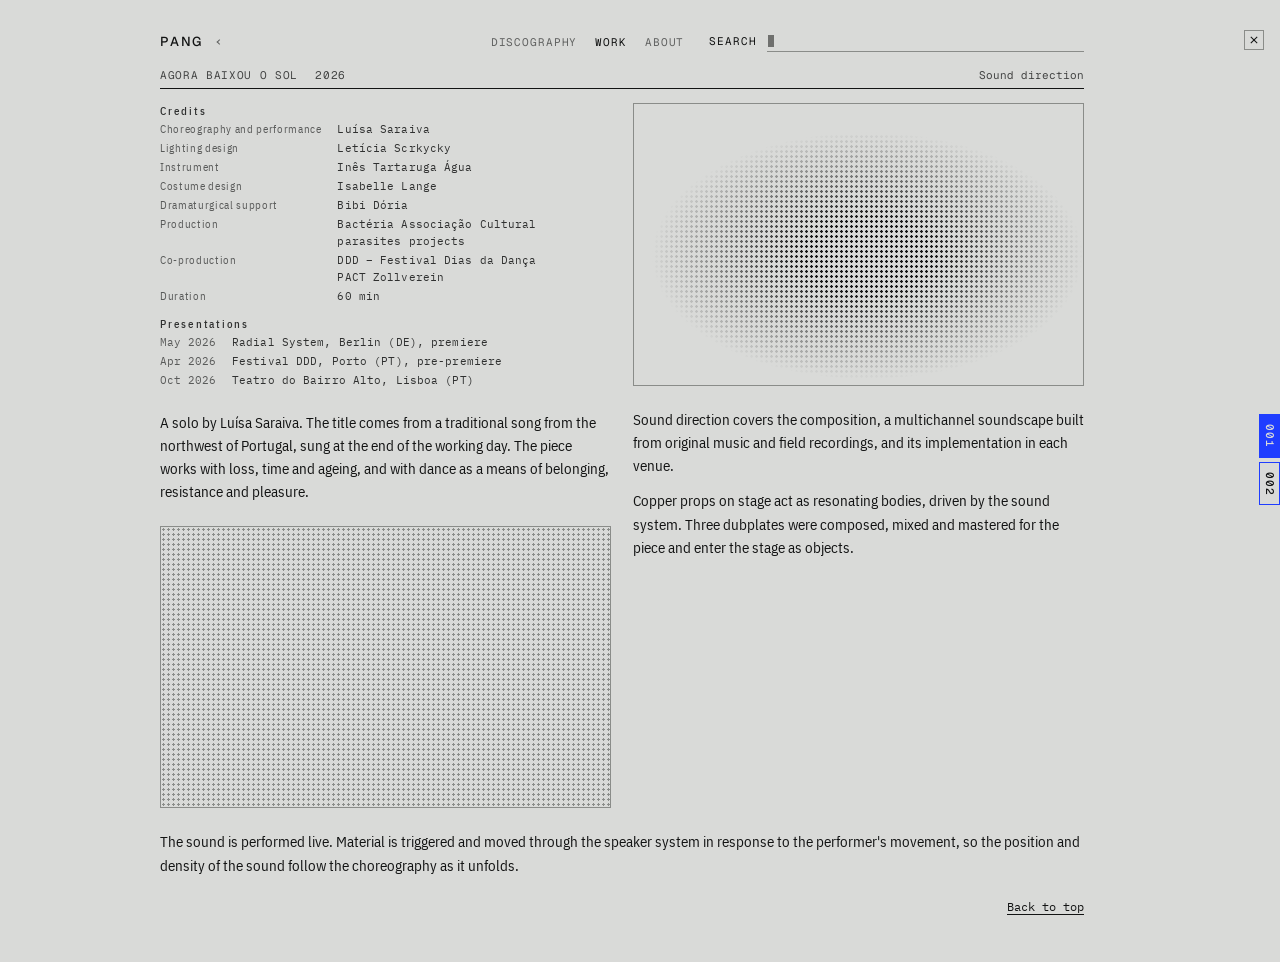
<file: work/agora-baixou-o-sol/index.html>
<!DOCTYPE html>
<html lang="en">
<head>
<meta charset="utf-8">
<meta name="viewport" content="width=device-width, initial-scale=1, viewport-fit=cover">

<!-- =====================================================================
     PROJECT PAGE  (work/agora-baixou-o-sol/index.html)
     CONTENT BLOCK  -  THIS IS THE ONLY PART YOU NEED TO EDIT
     =====================================================================
     To make a new project: copy work/_template/ (not this folder) to work/new-name/,
     change the values below, then add one block to "projects" (or "commercial")
     in assets/site.js.
     The menu and logo come from assets/site.js; the look from assets/*.css.

     Rules:
       - Keep the quotation marks "like this" and the commas at line ends.
       - Paragraphs may contain simple HTML, e.g. <em>italic</em>.
       - Leave a list empty ( [] ) to hide that part of the page.
       - Image and audio paths are relative to this folder, e.g. "imgs/photo.jpg".
         File names must match exactly, capitals included (.JPG is not .jpg online).
         If an image is missing, a dotted placeholder is shown instead.
     ===================================================================== -->
<script>
const PAGE = {

  root: "../../",               // path back to the site root (project pages are two folders down)

  back: "work/index.html",      // where the × (top right) and the Esc key lead, relative to the site root

  /* ---- PAGE IDENTITY ------------------------------------------------ */
  number: 0,                    // automatic: the side index number comes from the order of
  nextPage: "",                 // "projects" (then "commercial") in assets/site.js; the next box leads to the next one
  browserTitle: "Agora baixou o sol — pang",   // text on the browser tab
  title: "agora baixou o sol",       // title, top left (shown in capitals)

  /* ---- SECTION HEADINGS: "" = none (the small headings with the dot) ---- */
  headings: {
    main:  "",                    // above the materials and texts
    audio: "",                    // above the track list
    credits: "Credits",           // small label above the credits
    presentations: "Presentations", // small label above the presentations
    materials: "",                // small label above the materials text
    sheet: ""                     // above the small images
  },

  /* ---- TITLE LINE: year next to the title, short role on the right ---- */
  year: "2026",
  role: "Sound direction",

  mainData: [],                 // the label / unit / value table: not used on pang

  /* ---- CREDITS (left column, top):  [ "label", "value" ] --------------- */
  /* who made it, who curated, commissioned, produced. [] hides it.
     A long value can go on two lines: [ "label", [ "line one", "line two" ] ] */
  credits: [
    ["Choreography and performance", "Luísa Saraiva"],
    ["Lighting design", "Letícia Scrkycky"],
    ["Instrument", "Inês Tartaruga Água"],
    ["Costume design", "Isabelle Lange"],
    ["Dramaturgical support", "Bibi Dória"],
    ["Production", ["Bactéria Associação Cultural", "parasites projects"]],
    ["Co-production", ["DDD – Festival Dias da Dança", "PACT Zollverein"]],
    ["Duration", "60 min"]
  ],

  /* ---- PRESENTATIONS (under the credits):  [ "date", "place" ] ------- */
  /* premiere first, then the other dates in order. [] hides it */
  presentations: [
    ["May 2026", "Radial System, Berlin (DE), premiere"],
    ["Apr 2026", "Festival DDD, Porto (PT), pre-premiere"],
    ["Oct 2026", "Teatro do Bairro Alto, Lisboa (PT)"]
  ],

  /* ---- MATERIALS: small technical lines, under the credits ------------- */
  /* one line per item; an empty list [] hides it */
  materials: [],

  /* ---- TEXT BOXES: each is a list of paragraphs. [] hides a box ------ */
  texts: {
    one: [        // left column, between the credits and Fig. 2
      "A solo by Luísa Saraiva. The title comes from a traditional song from the northwest of Portugal, sung at the end of the working day. The piece works with loss, time and ageing, and with dance as a means of belonging, resistance and pleasure."
    ],
    two: [        // right column, between the table and the audio list
      "Sound direction covers the composition, a multichannel soundscape built from original music and field recordings, and its implementation in each venue.",
      "Copper props on stage act as resonating bodies, driven by the sound system. Three dubplates were composed, mixed and mastered for the piece and enter the stage as objects."
    ],
    three: [      // full width, before the small images
      "The sound is performed live. Material is triggered and moved through the speaker system in response to the performer's movement, so the position and density of the sound follow the choreography as it unfolds."
    ]
  },

  /* ---- MAIN IMAGES (3:2 landscape works best) ----------------------- */
  /* put the files in this folder's imgs/ and write e.g. "imgs/fig1.jpg".
     "caption" is shown under the image ("" = none); "alt" is a short description for screen readers.
     Click an image to enlarge it; the viewer steps through these two and the small images below */
  figure1: { src: "", alt: "", caption: "" },   // right column. Empty src = halftone placeholder
  figure2: { src: "", alt: "", caption: "" },   // left column

  /* ---- AUDIO TRACKS ------------------------------------------------- */
  /* e.g. { src: "audio/track-01.mp3", title: "Track 01" }. No tracks = audio list and player bar are hidden */
  tracks: [],

  /* ---- SMALL IMAGES (square crops work best, click to enlarge) ------ */
  /* e.g. { src: "imgs/detail-01.jpg", alt: "Describe the image", caption: "" } */
  sheetGray: false,              // true = grayscale, colour on hover. false = always colour
  sheet: []
};
</script>
<!-- ===================== END OF CONTENT BLOCK ===================== -->

<title>Agora baixou o sol — pang</title>
<link rel="icon" type="image/png" href="../../id/favicon.png">
<link rel="apple-touch-icon" href="../../id/apple-touch-icon.png">
<link rel="preconnect" href="https://fonts.googleapis.com">
<link rel="preconnect" href="https://fonts.gstatic.com" crossorigin>
<link href="https://fonts.googleapis.com/css2?family=Geist:wght@400;500;600&family=Geist+Mono:wght@400;500&family=IBM+Plex+Sans+Condensed:wght@400;500;700&family=IBM+Plex+Mono:wght@400;500&display=swap" rel="stylesheet">
<!-- shared files: the "../../" matches root above -->
<link rel="stylesheet" href="../../assets/base.css">
<link rel="stylesheet" href="../../assets/work.css">
<link rel="stylesheet" href="../../assets/player.css">
<script src="../../assets/site.js"></script>
</head>
<body>
<!-- PAGE SKELETON. Empty containers, filled by assets/base.js (menu) and assets/work.js (everything else). -->
<div class="page" id="top">

  <nav class="site" id="site"></nav>

  <!-- close: back to the Work page (top right). Side tabs: this page (+ the next page when nextPage is set) -->
  <a class="close" id="close"></a>
  <div class="tabs-side" id="tabs-side"><div class="tab-side" id="tab-side" aria-hidden="true"></div></div>

  <!-- title line: title left, info right (as in C-Pentane) -->
  <div class="head"><h1 id="title-main"></h1><p id="info"></p></div>

  <!-- two-column grid. Rows: [heading] / [left column | right column] -->
  <div class="grid">
    <h2 id="h-main"></h2>

    <!-- left column -->
    <main>
      <div class="tech" id="materials"></div>
      <div class="text" id="text-1"></div>
      <figure class="fig-wrap" id="fig-2"></figure>
    </main>

    <!-- right column -->
    <aside>
      <figure class="fig-wrap" id="fig-1"></figure>
      <div class="scroll"><table><tbody id="main-data"></tbody></table></div>
      <div class="text" id="text-2"></div>
      <div id="audio-block">
        <h2 id="h-audio"></h2>
        <table class="tl">
          <thead><tr><th>No.</th><th>Track</th><th class="r">Time</th></tr></thead>
          <tbody id="tracks"></tbody>
        </table>
      </div>
    </aside>
  </div>

  <!-- full-width text box -->
  <div class="text" id="text-3"></div>

  <!-- small images (contact sheet) -->
  <div id="sheet-block">
    <h2 id="h-sheet"></h2>
    <div class="sheet" id="sheet"></div>
  </div>

  <!-- enlarged image viewer -->
  <dialog class="lightbox" aria-label="Image viewer">
    <figure><img alt=""><figcaption></figcaption></figure>
    <div class="lb-bar">
      <span class="lb-count"></span>
      <button type="button" class="play" data-lb="prev">Prev</button>
      <button type="button" class="play" data-lb="next">Next</button>
      <button type="button" class="play" data-lb="close">Close</button>
    </div>
  </dialog>

  <div class="foot"><span id="foot-index"></span><a href="#top">Back to top</a></div>
</div>

<!-- player, fixed to the bottom (hidden when the page has no tracks) -->
<div class="player" id="player" role="region" aria-label="Audio player" hidden>
  <div class="in">
    <div class="btns">
      <button type="button" id="p-prev" aria-label="Previous track">&#9664;&#9664;</button>
      <button type="button" id="p-play" aria-pressed="false" aria-label="Play">Play</button>
      <button type="button" id="p-next" aria-label="Next track">&#9654;&#9654;</button>
    </div>
    <div class="now" id="p-now" aria-live="polite"></div>
    <div class="time" id="p-time">0:00 / 0:00</div>
    <div class="track" id="p-track" role="slider" tabindex="0" aria-label="Position" aria-valuemin="0" aria-valuemax="100" aria-valuenow="0"><div class="fill" id="p-fill"></div></div>
  </div>
  <audio id="audio" preload="metadata"></audio>
</div>

<script src="../../assets/base.js"></script>
<script src="../../assets/work.js"></script>
</body>
</html>
</file>
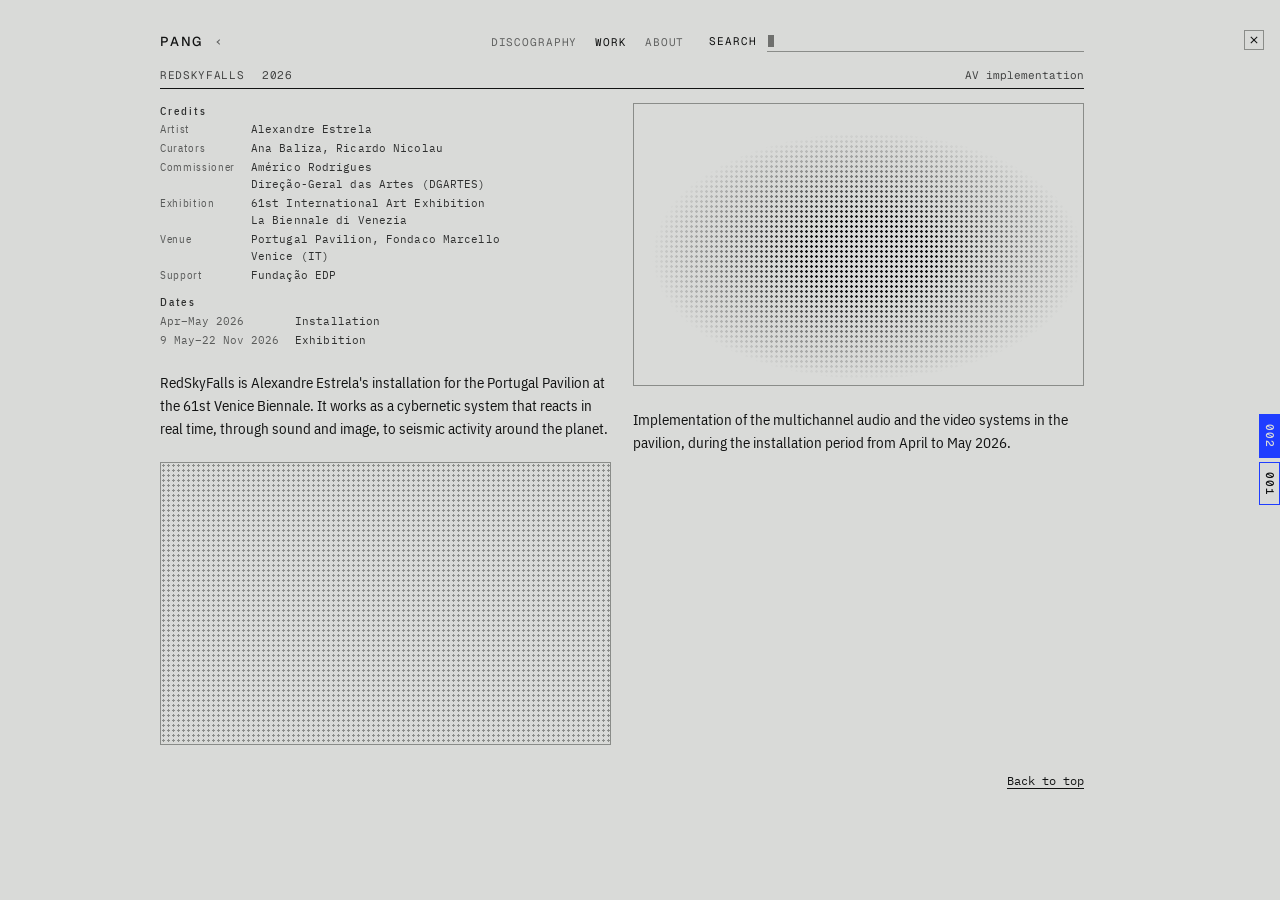
<file: work/redskyfalls/index.html>
<!DOCTYPE html>
<html lang="en">
<head>
<meta charset="utf-8">
<meta name="viewport" content="width=device-width, initial-scale=1, viewport-fit=cover">

<!-- =====================================================================
     PROJECT PAGE  (work/redskyfalls/index.html)
     CONTENT BLOCK  -  THIS IS THE ONLY PART YOU NEED TO EDIT
     =====================================================================
     To make a new project: copy work/_template/ (not this folder) to work/new-name/,
     change the values below, then add one block to "projects" (or "commercial")
     in assets/site.js.
     The menu and logo come from assets/site.js; the look from assets/*.css.

     Rules:
       - Keep the quotation marks "like this" and the commas at line ends.
       - Paragraphs may contain simple HTML, e.g. <em>italic</em>.
       - Leave a list empty ( [] ) to hide that part of the page.
       - Image and audio paths are relative to this folder, e.g. "imgs/photo.jpg".
         File names must match exactly, capitals included (.JPG is not .jpg online).
         If an image is missing, a dotted placeholder is shown instead.
     ===================================================================== -->
<script>
const PAGE = {

  root: "../../",               // path back to the site root (project pages are two folders down)

  back: "work/index.html",      // where the × (top right) and the Esc key lead, relative to the site root

  /* ---- PAGE IDENTITY ------------------------------------------------ */
  number: 0,                    // automatic: the side index number comes from the order of
  nextPage: "",                 // "projects" (then "commercial") in assets/site.js; the next box leads to the next one
  browserTitle: "RedSkyFalls — pang",   // text on the browser tab
  title: "redskyfalls",       // title, top left (shown in capitals)

  /* ---- SECTION HEADINGS: "" = none (the small headings with the dot) ---- */
  headings: {
    main:  "",                    // above the materials and texts
    audio: "",                    // above the track list
    credits: "Credits",           // small label above the credits
    presentations: "Dates",       // small label above the presentations
    materials: "",                // small label above the materials text
    sheet: ""                     // above the small images
  },

  /* ---- TITLE LINE: year next to the title, short role on the right ---- */
  year: "2026",
  role: "AV implementation",

  mainData: [],                 // the label / unit / value table: not used on pang

  /* ---- CREDITS (left column, top):  [ "label", "value" ] --------------- */
  /* who made it, who curated, commissioned, produced. [] hides it.
     A long value can go on two lines: [ "label", [ "line one", "line two" ] ] */
  credits: [
    ["Artist", "Alexandre Estrela"],
    ["Curators", "Ana Baliza, Ricardo Nicolau"],
    ["Commissioner", ["Américo Rodrigues", "Direção-Geral das Artes (DGARTES)"]],
    ["Exhibition", ["61st International Art Exhibition", "La Biennale di Venezia"]],
    ["Venue", ["Portugal Pavilion, Fondaco Marcello", "Venice (IT)"]],
    ["Support", "Fundação EDP"]
  ],

  /* ---- PRESENTATIONS (under the credits):  [ "date", "place" ] ------- */
  /* premiere first, then the other dates in order. [] hides it */
  presentations: [
    ["Apr–May 2026", "Installation"],
    ["9 May–22 Nov 2026", "Exhibition"]
  ],

  /* ---- MATERIALS: small technical lines, under the credits ------------- */
  /* one line per item; an empty list [] hides it */
  materials: [],

  /* ---- TEXT BOXES: each is a list of paragraphs. [] hides a box ------ */
  texts: {
    one: [        // left column, between the credits and Fig. 2
      "RedSkyFalls is Alexandre Estrela's installation for the Portugal Pavilion at the 61st Venice Biennale. It works as a cybernetic system that reacts in real time, through sound and image, to seismic activity around the planet."
    ],
    two: [        // right column, between the table and the audio list
      "Implementation of the multichannel audio and the video systems in the pavilion, during the installation period from April to May 2026."
    ],
    three: [      // full width, before the small images

    ]
  },

  /* ---- MAIN IMAGES (3:2 landscape works best) ----------------------- */
  /* put the files in this folder's imgs/ and write e.g. "imgs/fig1.jpg".
     "caption" is shown under the image ("" = none); "alt" is a short description for screen readers.
     Click an image to enlarge it; the viewer steps through these two and the small images below */
  figure1: { src: "", alt: "", caption: "" },   // right column. Empty src = halftone placeholder
  figure2: { src: "", alt: "", caption: "" },   // left column

  /* ---- AUDIO TRACKS ------------------------------------------------- */
  /* e.g. { src: "audio/track-01.mp3", title: "Track 01" }. No tracks = audio list and player bar are hidden */
  tracks: [],

  /* ---- SMALL IMAGES (square crops work best, click to enlarge) ------ */
  /* e.g. { src: "imgs/detail-01.jpg", alt: "Describe the image", caption: "" } */
  sheetGray: false,              // true = grayscale, colour on hover. false = always colour
  sheet: []
};
</script>
<!-- ===================== END OF CONTENT BLOCK ===================== -->

<title>RedSkyFalls — pang</title>
<link rel="icon" type="image/png" href="../../id/favicon.png">
<link rel="apple-touch-icon" href="../../id/apple-touch-icon.png">
<link rel="preconnect" href="https://fonts.googleapis.com">
<link rel="preconnect" href="https://fonts.gstatic.com" crossorigin>
<link href="https://fonts.googleapis.com/css2?family=Geist:wght@400;500;600&family=Geist+Mono:wght@400;500&family=IBM+Plex+Sans+Condensed:wght@400;500;700&family=IBM+Plex+Mono:wght@400;500&display=swap" rel="stylesheet">
<!-- shared files: the "../../" matches root above -->
<link rel="stylesheet" href="../../assets/base.css">
<link rel="stylesheet" href="../../assets/work.css">
<link rel="stylesheet" href="../../assets/player.css">
<script src="../../assets/site.js"></script>
</head>
<body>
<!-- PAGE SKELETON. Empty containers, filled by assets/base.js (menu) and assets/work.js (everything else). -->
<div class="page" id="top">

  <nav class="site" id="site"></nav>

  <!-- close: back to the Work page (top right). Side tabs: this page (+ the next page when nextPage is set) -->
  <a class="close" id="close"></a>
  <div class="tabs-side" id="tabs-side"><div class="tab-side" id="tab-side" aria-hidden="true"></div></div>

  <!-- title line: title left, info right (as in C-Pentane) -->
  <div class="head"><h1 id="title-main"></h1><p id="info"></p></div>

  <!-- two-column grid. Rows: [heading] / [left column | right column] -->
  <div class="grid">
    <h2 id="h-main"></h2>

    <!-- left column -->
    <main>
      <div class="tech" id="materials"></div>
      <div class="text" id="text-1"></div>
      <figure class="fig-wrap" id="fig-2"></figure>
    </main>

    <!-- right column -->
    <aside>
      <figure class="fig-wrap" id="fig-1"></figure>
      <div class="scroll"><table><tbody id="main-data"></tbody></table></div>
      <div class="text" id="text-2"></div>
      <div id="audio-block">
        <h2 id="h-audio"></h2>
        <table class="tl">
          <thead><tr><th>No.</th><th>Track</th><th class="r">Time</th></tr></thead>
          <tbody id="tracks"></tbody>
        </table>
      </div>
    </aside>
  </div>

  <!-- full-width text box -->
  <div class="text" id="text-3"></div>

  <!-- small images (contact sheet) -->
  <div id="sheet-block">
    <h2 id="h-sheet"></h2>
    <div class="sheet" id="sheet"></div>
  </div>

  <!-- enlarged image viewer -->
  <dialog class="lightbox" aria-label="Image viewer">
    <figure><img alt=""><figcaption></figcaption></figure>
    <div class="lb-bar">
      <span class="lb-count"></span>
      <button type="button" class="play" data-lb="prev">Prev</button>
      <button type="button" class="play" data-lb="next">Next</button>
      <button type="button" class="play" data-lb="close">Close</button>
    </div>
  </dialog>

  <div class="foot"><span id="foot-index"></span><a href="#top">Back to top</a></div>
</div>

<!-- player, fixed to the bottom (hidden when the page has no tracks) -->
<div class="player" id="player" role="region" aria-label="Audio player" hidden>
  <div class="in">
    <div class="btns">
      <button type="button" id="p-prev" aria-label="Previous track">&#9664;&#9664;</button>
      <button type="button" id="p-play" aria-pressed="false" aria-label="Play">Play</button>
      <button type="button" id="p-next" aria-label="Next track">&#9654;&#9654;</button>
    </div>
    <div class="now" id="p-now" aria-live="polite"></div>
    <div class="time" id="p-time">0:00 / 0:00</div>
    <div class="track" id="p-track" role="slider" tabindex="0" aria-label="Position" aria-valuemin="0" aria-valuemax="100" aria-valuenow="0"><div class="fill" id="p-fill"></div></div>
  </div>
  <audio id="audio" preload="metadata"></audio>
</div>

<script src="../../assets/base.js"></script>
<script src="../../assets/work.js"></script>
</body>
</html>
</file>
<file: assets/base.css>
/* BASE STYLE SHEET - shared by every page: colours, fonts, menu, logo, index tabs.
   Colours are the variables just below (paper / ink / rule); fonts are --label and --value.

   COLOUR SCHEME: light silver on every device (the visitor's dark mode is ignored).
   --accent (electric blue) marks the small things: side tab, hovered rows, the menu underline and
   the search line. Hovers are quiet: --hover, a pinch darker than the page. The image panels stay ink (assets/list.css).
   To go back to following the visitor's light / dark setting, use the earlier values:
     light  --paper:#ECEBE6; --ink:#141413; --rule:#8d8b84; --tab-text:#ECEBE6
     dark   --paper:#171716; --ink:#E6E4DD; --rule:#6b6963; --tab-text:#171716  (inside @media (prefers-color-scheme:dark)) */
:root{
  --paper:#D9DAD8; --ink:#121313; --rule:#8a8c89; --tab-text:#D9DAD8; --accent:#1f3dff; --hover:#cfd0ce;   /* pang accent: electric blue, flat. Hovered rows, menu underline, current-page dot, side tabs. Back to #121313 = same as the ink */
  color-scheme:light;
  --label:"IBM Plex Sans Condensed","Zen Kaku Gothic New","Arial Narrow",Arial,sans-serif;
  --value:"IBM Plex Mono","Zen Kaku Gothic New",ui-monospace,Menlo,Consolas,monospace;
  --nav:"Geist","Helvetica Neue",Arial,sans-serif;     /* site title: the face of the page headings */
  --nav-mono:"Geist Mono",ui-monospace,Menlo,Consolas,monospace;   /* menu sections and search: the small label face */
  box-sizing:border-box;
  padding-top:env(safe-area-inset-top,0px);
  padding-bottom:env(safe-area-inset-bottom,0px);
}
*,*::before,*::after{box-sizing:border-box}
html{height:100%;scroll-behavior:smooth;scroll-padding-top:56px}
body{margin:0;background:var(--paper);color:var(--ink);font-family:var(--label);font-size:15px;line-height:1.35;min-height:100%}
.page{position:relative;max-width:1000px;margin:0 auto;padding:28px 56px 48px 20px;overflow-x:clip}
.page.no-tabs{padding-right:20px}
a{color:inherit;text-decoration-thickness:1px;text-underline-offset:3px}
a:focus-visible,button:focus-visible{outline:3px solid var(--ink);outline-offset:2px}
.sr{position:absolute;width:1px;height:1px;overflow:hidden;clip:rect(0 0 0 0);white-space:nowrap}

/* site bar: logo (links home) + menu title; stays visible while scrolling */
.site{position:relative;z-index:8;margin:0 0 12px;display:flex;flex-direction:column;align-items:stretch;gap:8px;background:var(--paper)}
.site-head{display:flex;align-items:center;gap:4px;min-height:24px}
.site-title{font:500 13px/1.3 var(--nav);letter-spacing:.14em;text-decoration:none;white-space:nowrap}
.site-title:hover{opacity:.7}
.logo{display:block;flex:none;width:20px;height:20px;color:var(--ink)}
.logo svg,.logo img{display:block;width:100%;height:100%}
.logo img{object-fit:contain;object-position:left center}
.logo:hover{opacity:.7}
.logo .ink{fill:currentColor}
.logo .cut{fill:var(--paper);stroke:none}
.logo .cutl{fill:none;stroke:var(--paper);stroke-linecap:round}

/* menu title + small thin chevron (right when closed, down when open) */
/* the arrow next to the title: opens and closes the menu */
.site-btn{display:flex;align-items:center;justify-content:center;width:22px;height:22px;background:transparent;color:var(--ink);border:0;padding:0;cursor:pointer}
.site-btn:hover::after{opacity:1}
.site-btn::after,.sub-btn::after{content:"";flex:none;width:4px;height:4px;border-right:1px solid currentColor;border-bottom:1px solid currentColor;opacity:.6;transform:rotate(-45deg);transition:transform .15s}
.site-btn[aria-expanded=true]::after,.sub-btn[aria-expanded=true]::after{transform:rotate(45deg) translate(-1px,-1px)}

/* menu list */
.site-menu{position:static;margin:0;padding:0;list-style:none;background:var(--paper);border-top:1px solid var(--rule);border-bottom:1px solid var(--rule)}
.site-menu li+li{border-top:1px solid var(--rule)}
.site-menu a{display:block;padding:6px 12px 6px 8px;font:400 11px/1.3 var(--nav-mono);letter-spacing:.08em;text-transform:uppercase;text-decoration:none}
.site-menu a{opacity:.6}                       /* other sections a pinch lighter ... */
.site-menu a[aria-current]{opacity:1}           /* ... the section you are in a pinch darker (no dot, no bold) */
/* hover: the letters go dark, nothing else */
.site-menu a{transition:opacity .15s}
.site-menu a:hover,.site-menu a:focus-visible{opacity:1;outline:none}

/* sub-list: a line with its own chevron; the list folds open underneath, indented */
.sub-row{display:flex;align-items:stretch}
.sub-row>a{flex:1}
.sub-btn{display:flex;align-items:center;gap:.8em;background:transparent;color:inherit;border:0;padding:6px 12px 6px 8px;font:inherit;font-size:14px;letter-spacing:.08em;cursor:pointer;text-align:left}
.sub-btn.only{flex:1}
.sub-btn.only::before{content:"";display:inline-block;width:1.2em;margin-right:-.8em}
.sub-row>a+.sub-btn{border-left:1px solid var(--rule);padding:6px 12px}
.sub-btn:hover,.sub-btn:focus-visible{opacity:1;outline:none}
.site-menu ul{list-style:none;margin:0;padding:0;border-top:1px solid var(--rule)}
.site-menu ul[hidden]{display:none}
.site-menu ul a{padding-left:24px;font-size:13px}

/* index tabs: top = this page; side = this page (+ the next page as an outlined link) */
.tab-top{position:absolute;top:28px;right:0;background:var(--accent);color:var(--tab-text);font:700 64px/1 var(--label);height:70px;padding:0 0 0 14px;width:124px;overflow:hidden;white-space:nowrap}
.tab-top span{display:block;transform:translateX(18px);padding-top:3px}
.tabs-side{position:fixed;right:0;top:46%;z-index:5;display:flex;flex-direction:column;align-items:flex-end;gap:6px}
.tab-side{background:var(--accent);color:var(--tab-text);writing-mode:vertical-rl;font:500 13px/1 var(--nav);padding:14px 7px;letter-spacing:.14em}   /* the face of the site title */
a.tab-side{text-decoration:none;cursor:pointer;background:var(--paper);color:var(--ink);box-shadow:inset 0 0 0 1px var(--accent)}
a.tab-side:hover,a.tab-side:focus-visible{background:var(--accent);color:var(--tab-text);outline:none}

/* project pages: the side index shows the project's number (001, 002 ...) in Geist Mono, and the
   outlined box under it leads to the next project (assets/base.js numbers them from site.js) */
.tabs-side.idx{gap:4px}
.tabs-side.idx .tab-side{font:500 11px/1 var(--nav-mono);letter-spacing:.08em;padding:10px 5px}
/* close: a small square top right with a thin x; back to Work (or, in C-Pentane, to the inventory) */
.close{position:fixed;top:calc(30px + env(safe-area-inset-top,0px));right:max(16px,env(safe-area-inset-right,0px));width:20px;height:20px;background:var(--paper);color:var(--ink);box-shadow:inset 0 0 0 1px var(--rule);z-index:7}
.close::before,.close::after{content:"";position:absolute;left:50%;top:50%;width:9px;height:1px;background:currentColor;transform:translate(-50%,-50%) rotate(45deg)}
.close::after{transform:translate(-50%,-50%) rotate(-45deg)}
.close:hover,.close:focus-visible{background:var(--hover);outline:none}
.close::selection{background:none}
@media (max-width:760px){.close{top:calc(14px + env(safe-area-inset-top,0px));right:max(12px,env(safe-area-inset-right,0px));z-index:10}}
@media (pointer:coarse){.close{width:28px;height:28px}}

.foot{margin-top:6px;font:400 12px var(--value);display:flex;justify-content:space-between;gap:12px;flex-wrap:wrap}

@media (max-width:760px){
  .page{padding:20px 44px 40px 12px}
  .page.no-tabs{padding-right:12px}
  .tab-top{font-size:48px;height:56px;width:100px;top:20px}
  .tab-side{font-size:13px;padding:12px 6px}
  .tabs-side.idx .tab-side{font-size:11px;padding:9px 4px}
  /* phones: only the title line stays at the top while scrolling; the menu scrolls away under it */
  .site{display:contents}
  .site-head{position:sticky;top:0;z-index:9;background:var(--paper);margin:-12px 0 0;padding:12px 0 10px}
  .site-menu{margin:0 0 12px}
  .site-menu[hidden] + *{margin-top:0}
}
/* search in the menu: label, one thin underlined line with a blinking block cursor; results drop below */
.nav-search{position:relative;display:flex;align-items:baseline;gap:10px;padding:8px 8px 6px}
.nav-label{flex:none;font:400 11px/1.3 var(--nav-mono);letter-spacing:.08em;text-transform:uppercase;transition:opacity .25s;cursor:text}
.nav-search.filled .nav-label{opacity:.4}
.nq-wrap{position:relative;flex:1;min-width:0;display:flex;border-bottom:1px solid var(--rule)}
.nav-search:focus-within .nq-wrap{border-bottom-color:var(--ink)}
.nq-wrap input{flex:1;min-width:0;width:100%;border:0;background:transparent;color:var(--ink);font:400 11px/1.3 var(--nav-mono);letter-spacing:.04em;padding:2px 0;outline:none;border-radius:0;-webkit-appearance:none;appearance:none;caret-color:transparent}
.nq-wrap.native input{caret-color:var(--ink)}
.nq-wrap input::-webkit-search-cancel-button{display:none}
.nq-measure{position:absolute;visibility:hidden;white-space:pre;font:400 11px var(--nav-mono);letter-spacing:.04em;pointer-events:none}
.nq-cursor{position:absolute;top:50%;left:0;width:6px;height:12px;margin-top:-6px;background:#6f706e;pointer-events:none}
.nav-search:focus-within .nq-cursor{animation:nq-blink 1.06s steps(1,end) infinite}   /* blinks only once the field is clicked */
.nq-cursor.typing{animation:none}
.nq-cursor[hidden]{display:none}
@keyframes nq-blink{0%{opacity:1}50%{opacity:0}}
.nav-hits{position:absolute;left:0;top:100%;margin:4px 0 0;padding:0;list-style:none;width:420px;max-width:calc(100vw - 32px);background:var(--paper);border:1px solid var(--rule);z-index:10}
.nav-hits li+li{border-top:1px solid var(--rule)}
.nav-hits a,.nav-hits .soon,.nav-hits .none{display:flex;justify-content:space-between;align-items:baseline;gap:12px;padding:5px 8px;text-transform:none;letter-spacing:0;text-decoration:none;color:inherit}
.nav-hits b{font:500 12px/1.3 var(--nav);letter-spacing:.01em;white-space:nowrap;overflow:hidden;text-overflow:ellipsis}
.nav-hits span{font:400 10px var(--nav-mono);opacity:.7;white-space:nowrap}
.nav-hits .soon{opacity:.6}
.nav-hits .none{font:400 11px var(--nav-mono);opacity:.6}
.nav-hits a:hover,.nav-hits a.active{background:var(--hover)}
@media (prefers-reduced-motion:reduce){.nq-cursor{animation:none}.nav-label{transition:none}}

/* desktop: the menu opens to the right of the title as one line of sections;
   the chevron turns to point back left while it is open. Phones keep the vertical list above. */
@media (min-width:761px){
  /* the nav follows the list pages' two columns: title over the left column,
     the menu starting where the right column starts, so it lines up with the tables on every page */
  .site{position:sticky;top:env(safe-area-inset-top,0px);display:grid;grid-template-columns:minmax(0,1fr) minmax(0,2fr);gap:0 22px;align-items:center;min-height:28px}
  .site-menu{grid-column:2;display:flex;align-items:center;min-width:0;border:0;white-space:nowrap;margin-left:-1px}   /* section text starts where the table text starts */
  .site-menu[hidden]{display:none}
  .site-menu li+li{border-top:0}
  .site-menu a{position:relative;padding:3px 9px}
  .nav-search{flex:1;min-width:120px;padding:0 0 0 16px}                 /* the search fills the rest of the row, up to the right edge */
  .nav-hits{left:auto;right:0}
  .site-btn[aria-expanded=true]::after{transform:rotate(135deg) translate(-1px,-1px)}
}


@media (pointer:coarse){.site-menu a,.sub-btn{padding-top:10px;padding-bottom:10px}}
/* phones zoom in on text fields under 16 px: keep search fields at 16 px on touch screens */
@media (pointer:coarse){.nq-wrap input,.nq-measure{font-size:16px}.nq-cursor{height:16px;margin-top:-8px;width:8px}}
@media (prefers-reduced-motion:reduce){html{scroll-behavior:auto}.site-btn::after,.sub-btn::after{transition:none}}
</file>
<file: assets/list.css>
/* LIST PAGES STYLE SHEET - Work, Discography, Contact, About: preview frame on the left, list on the right.
   Loaded after base.css. The frame shape is set per page with --frame-ratio.
   Type: Geist for names and titles, Geist Mono for numbers (years, catalogue numbers, durations, formats).
   --list-size sets the text size of every list and preview in one place. */
:root{
  --list-size:11px;
  --list-sans:"Geist","Helvetica Neue",Arial,sans-serif;
  --list-mono:"Geist Mono",ui-monospace,Menlo,Consolas,monospace;
  --row-line:#c3c4c1;                    /* faint line between rows, on the silver */
  --panel:var(--ink);                    /* the cover panel is dark: ink ground, silver text */
  --panel-text:var(--paper);
  --panel-rule:#3b3c3b;
}

.cols{display:grid;grid-template-columns:minmax(0,1fr) minmax(0,2fr);gap:0 22px;align-items:start}   /* the same on every list page; the menu lines up with the right column */

/* list: one faint line under each row; the row under the pointer turns ink */
table{width:100%;border-collapse:collapse;font-variant-numeric:tabular-nums}
td{padding:7px 8px;text-align:left;vertical-align:baseline;border-bottom:1px solid var(--row-line);font:400 var(--list-size)/1.35 var(--list-sans);letter-spacing:.01em}
td.yr,td.cat,td.m{font-family:var(--list-mono);white-space:nowrap}
td.yr{width:4.5em}
td.type{width:1%;white-space:nowrap}
td.t{font-weight:500}
td.t a{text-decoration:none}
td.t a::after{content:"";position:absolute;inset:0}
/* column headings: small spaced capitals with one thin line underneath */
thead th{padding:0 8px 6px;text-align:left;font:500 calc(var(--list-size) - 2px) var(--list-sans);letter-spacing:.16em;text-transform:uppercase;opacity:.7;border-bottom:1px solid var(--rule)}
thead + tbody tr:first-child td{padding-top:9px}

tbody tr{position:relative;cursor:pointer;transition:background .12s,color .12s}
tbody tr.soon{cursor:default}
tbody tr.soon td{opacity:.75}
tbody tr.soon:hover td,tbody tr.soon.on td{opacity:1}
tbody tr:hover,tbody tr:focus-within,tbody tr.on{background:var(--hover)}   /* quiet hover: light silver */
tbody tr:focus-within a{outline:none}
tbody tr:focus-visible{outline:3px solid var(--ink);outline-offset:2px}
/* the last hovered row is not kept highlighted once the pointer leaves the list */
#rows:not(:hover) tr.on:not(:focus-within){background:none;color:inherit}
#rows:not(:hover) tr.on:not(:focus-within) td{border-bottom-color:var(--row-line)}
#rows:not(:hover) tr.soon.on:not(:focus-within) td{opacity:.75}

/* preview panel: dark, stays in view while scrolling the list */
.preview{position:sticky;top:56px;background:var(--panel);color:var(--panel-text)}
.preview .frame{position:relative;aspect-ratio:var(--frame-ratio,4/5);background:radial-gradient(circle at 50% 50%,var(--panel-rule) 0 1px,transparent 1.4px) 0 0/5px 5px}
.preview img{position:absolute;inset:0;width:100%;height:100%;object-fit:cover;display:block;background:var(--panel)}
.preview .tracks{border-top-color:var(--panel-rule)}
.preview a:focus-visible{outline:2px solid var(--panel-text);outline-offset:2px}
/* quiet text link inside the panel (Open, Discogs, shop links) */
.ql{display:inline-block;font:400 calc(var(--list-size) - 1px) var(--list-mono);letter-spacing:.04em;opacity:.6;text-decoration:underline;text-decoration-thickness:1px;text-underline-offset:3px}
.ql:hover,.ql:focus-visible{opacity:1}
.ql[hidden]{display:none}
.preview img[hidden]{display:none}
.preview .body{padding:8px 10px 10px}
.preview .p-title{margin:0 0 6px;font:500 calc(var(--list-size) + 2px)/1.3 var(--list-sans);letter-spacing:.02em}
.preview .p-meta{margin:0 0 8px;font:400 var(--list-size) var(--list-mono);opacity:.8}
.preview .p-text{margin:0 0 10px;font:400 calc(var(--list-size) + 2px)/1.5 var(--list-sans)}
.preview .p-text:empty{display:none}
.preview .p-open{font:500 var(--list-size) var(--list-sans);letter-spacing:.12em;text-decoration:none;border:1px solid currentColor;padding:3px 10px;display:inline-block}
.preview .p-open[hidden]{display:none}
.preview .p-open:hover,.preview .p-open:focus-visible{background:var(--panel-text);color:var(--panel);outline:none}
.preview .p-soon,.preview .status{display:block;margin:0;font:400 var(--list-size) var(--list-mono);letter-spacing:.04em;opacity:.7}
.preview .p-soon[hidden]{display:none}
/* details under the cover: label / value lines, then a tracklist */
.p-specs{display:grid;grid-template-columns:auto 1fr;gap:3px 18px;margin:0 0 10px}
.p-specs dt{font:400 var(--list-size) var(--list-sans);letter-spacing:.06em;opacity:.75}
.p-specs dd{margin:0;font:400 var(--list-size) var(--list-mono)}
.tracks{list-style:none;margin:0 0 10px;padding:8px 0 0;border-top:1px solid var(--panel-rule);font:400 var(--list-size)/1.6 var(--list-mono)}

/* phones: no preview panel; a tap on a row opens the page, and .sub lines appear under titles */
.sub{display:none}
@media (max-width:760px){
  .cols{grid-template-columns:minmax(0,1fr)}
  .preview{display:none}
  td.type,td.wide,thead th.wide{display:none}
  tbody tr.on:not(:hover){background:none;color:inherit}   /* no preview on phones, so no selected row either */
  tbody tr.on:not(:hover) td{border-bottom-color:var(--row-line)}
  .sub{display:block;margin-top:2px;font:400 calc(var(--list-size) - 1px) var(--list-mono);font-weight:400;letter-spacing:0;opacity:.75}
}
/* phones: a tapped row opens the panel underneath it (assets/list-mobile.js) */
tr.drawer,tr.drawer:hover{background:none!important;color:inherit!important;cursor:default}
tr.drawer > td{padding:0 0 14px;border-bottom:1px solid var(--row-line)}
tr.drawer .preview{display:block!important;position:static;max-width:420px}
@media (max-width:760px){
  tbody tr.open{background:var(--hover)}
}
@media (prefers-reduced-motion:reduce){tbody tr{transition:none}}
</file>
<file: assets/work.css>
/* WORK PAGE STYLE SHEET - the spec-sheet layout of every project page (loaded after base.css). */
.grid{display:grid;grid-template-columns:minmax(0,1fr) minmax(0,1fr);gap:0 22px;align-items:start}

/* boxes */
.box{border:3px solid var(--ink);margin-bottom:18px}
/* title line: title left in capitals, info right, both in the mono; a line under both */
.head{display:flex;justify-content:space-between;align-items:baseline;gap:12px;flex-wrap:wrap;border-bottom:1px solid var(--ink);padding-bottom:6px;margin:6px 0 14px}
.head h1{margin:0;font:400 11px var(--nav-mono);letter-spacing:.06em;text-transform:uppercase;opacity:.75}
.head p{margin:0;font:400 11px var(--nav-mono);opacity:.75}
.head p:empty{display:none}
.head h1 .yr{margin-left:1.6em}            /* the year next to the title */
h2{font-size:12px;font-weight:700;margin:14px 0 4px;letter-spacing:.08em}
h2::before{content:"\25CF";margin-right:6px}

table{width:100%;border-collapse:collapse;border:1px solid var(--rule);margin-bottom:18px}
th,td{border:1px solid var(--rule);padding:5px 8px;font-weight:500;text-align:left;vertical-align:middle}
tbody tr:first-child>*{border-top:0}
th[scope=row]{letter-spacing:.28em;font-size:14px;white-space:nowrap}
th.tight{letter-spacing:.06em;white-space:normal}
td{font-family:var(--value);font-size:14px;text-align:center}
td.u,th.u{width:3.2em;font:400 10px/1 var(--value);text-align:right;color:var(--ink);opacity:.8;letter-spacing:0}
td.left{text-align:left}
.tech{margin:0 0 22px;font:400 11px/1.55 var(--value);letter-spacing:.01em;opacity:.85}
.tech[hidden]{display:none}
.tech p{margin:0}
.tech .tech-label{font:500 11px/1.55 var(--label);letter-spacing:.16em;margin-bottom:1px}
/* credits: label / value lines, labels in the condensed face, values in mono */
.tech .credits{display:grid;grid-template-columns:max-content 1fr;gap:2px 16px;margin:0 0 10px}
.tech .credits dt{font:400 11px/1.55 var(--label);letter-spacing:.06em;opacity:.75}
.tech .credits dd{margin:0;white-space:nowrap}
.tech .credits.dates dt{font-family:var(--value);letter-spacing:0}
@media (max-width:760px){.tech .credits dd{white-space:normal}}   /* phones: too narrow to keep every line whole */
td.std{width:38%}
tbody tr{transition:background .12s,color .12s}
tbody tr:hover{background:var(--hover)}

/* meta */
.meta{display:grid;grid-template-columns:auto 1fr;gap:4px 28px;margin:0 0 18px;font-size:14px}
.meta dt{letter-spacing:.14em}
.meta dd{margin:0;font-family:var(--value);font-size:13px}
.meta-head{margin-top:2px}

/* image */
.fig{margin:0 0 6px;border:1px solid var(--ink)}
.halftone{aspect-ratio:1.6/1;background:
  radial-gradient(circle at 50% 50%,var(--ink) 0 1.1px,transparent 1.5px) 0 0/5px 5px;
  -webkit-mask-image:radial-gradient(ellipse 48% 44% at 52% 54%,#000 30%,transparent 100%);
  mask-image:radial-gradient(ellipse 48% 44% at 52% 54%,#000 30%,transparent 100%)}
.fig-wrap{border:1px solid var(--rule);margin:0 0 22px}
.fig-wrap figcaption{font:400 11px/1.2 var(--value);padding:4px 8px;border-top:1px solid var(--rule)}
.frame{position:relative;aspect-ratio:1.6/1;background:radial-gradient(circle at 50% 50%,var(--rule) 0 1px,transparent 1.4px) 0 0/5px 5px}
.frame img{position:absolute;inset:0;width:100%;height:100%;object-fit:cover;display:block;background:var(--paper)}
.frame img[hidden]{display:none}

/* text boxes */
.text{margin:0 0 22px}
.text[hidden],.scroll[hidden],#audio-block[hidden],#sheet-block[hidden]{display:none}
.text p{margin:0 0 .8em;font:400 15px/1.55 var(--label);hyphens:auto}
.text p:last-child{margin-bottom:0}

/* contact sheet */
.sheet{display:grid;grid-template-columns:repeat(4,minmax(0,1fr));margin:0 1px 22px 0}
.cell{margin:0 -1px -1px 0;border:1px solid var(--rule)}
.cell figcaption{font:400 11px/1.2 var(--value);padding:4px 8px;border-top:1px solid var(--rule)}
.frame.sq{aspect-ratio:1/1}
.zoom{display:block;width:100%;border:0;padding:0;cursor:zoom-in;font:inherit;color:inherit}
.zoom:focus-visible{outline-offset:-3px}
@media (hover:hover){
  .sheet.gray img{filter:grayscale(1);transition:filter .2s}
  .sheet.gray .cell:hover img,.sheet.gray .zoom:focus-visible img{filter:none}
}
@media (prefers-reduced-motion:reduce){.sheet.gray img{transition:none}}

/* lightbox */
.lightbox{border:1px solid var(--rule);background:var(--paper);color:var(--ink);padding:12px;width:min(96vw,1100px);max-height:94vh;overflow:auto}
.lightbox::backdrop{background:rgba(20,20,19,.72)}
.lightbox figure{margin:0}
.lightbox img{display:block;max-width:100%;max-height:70vh;margin:0 auto;object-fit:contain}
.lightbox figcaption{font:400 12px/1.3 var(--value);padding-top:8px}
.lb-bar{display:flex;align-items:center;justify-content:space-between;gap:10px;margin-top:10px;border-top:1px solid var(--rule);padding-top:10px}
.lb-bar .play{font:500 11px var(--nav-mono);letter-spacing:.06em;background:transparent;color:inherit;border:1px solid currentColor;padding:3px 9px;cursor:pointer}
.lb-bar .lb-count{font:400 12px var(--value);margin-right:auto}

.scroll{overflow-x:auto;margin-bottom:18px}
.scroll table{margin-bottom:0;min-width:300px}

/* alignment: image top = main data table top */
.grid>h2{grid-column:1;grid-row:1}
.grid>main{grid-column:1;grid-row:2}
.grid>aside{grid-column:2;grid-row:2}
.foot{justify-content:flex-end}
#sheet-block{margin-top:6px}
@media (max-width:760px){
  .grid{grid-template-columns:minmax(0,1fr)}
  .grid>*{grid-column:auto!important;grid-row:auto!important}
  .sheet{grid-template-columns:repeat(2,minmax(0,1fr))}
  th[scope=row]{letter-spacing:.14em}
}
@media (prefers-reduced-motion:reduce){tbody tr{transition:none}}
</file>
<file: assets/player.css>
/* TRACK LIST + PLAYER - shared by C-Pentane and every project page. No need to edit.
   The track table (No. / Track / Time) and the player bar fixed to the bottom of the screen.
   Type as in the lists: Geist for names, Geist Mono for numbers and times. */
:root{
  --tl-size:11px;
  --tl-sans:"Geist","Helvetica Neue",Arial,sans-serif;
  --tl-mono:"Geist Mono",ui-monospace,Menlo,Consolas,monospace;
  --tl-line:#c3c4c1;
  --player-h:58px;
}

/* ---- track table ---- */
table.tl{width:100%;border-collapse:collapse;border:0;margin:0 0 22px;font-variant-numeric:tabular-nums}
table.tl th,table.tl td{border:0;border-bottom:1px solid var(--tl-line);padding:7px 8px;text-align:left;vertical-align:baseline;font:400 var(--tl-size)/1.35 var(--tl-sans);letter-spacing:.01em;white-space:normal}
table.tl thead th{padding:0 8px 6px;font:500 calc(var(--tl-size) - 2px) var(--tl-sans);letter-spacing:.16em;text-transform:uppercase;opacity:.7;border-bottom:1px solid var(--rule)}
table.tl thead th.r{text-align:right}
table.tl tbody tr:first-child td{padding-top:9px}
table.tl tbody tr{cursor:pointer;transition:background .12s,color .12s}
table.tl tbody tr:hover,table.tl tbody tr:focus-visible,table.tl tbody tr.on{background:var(--hover)}
table.tl tbody tr:focus-visible{outline:none}
table.tl td.no{width:3em;font-family:var(--tl-mono)}
table.tl td.tm{width:4em;font-family:var(--tl-mono);white-space:nowrap;text-align:right}
table.tl tr.none{cursor:default}
table.tl tr.none td{opacity:.45}
table.tl tr.none:hover{background:none;color:inherit}
table.tl tr.none:hover td{border-bottom-color:var(--tl-line)}
table.tl tr.playing td.no::before{content:"\25B6";font-size:.7em;margin-right:4px}

/* ---- player bar, fixed to the bottom ---- */
.player{position:fixed;left:0;right:0;bottom:0;z-index:9;margin:0;background:var(--paper);border-top:1px solid var(--ink);padding:8px max(16px,env(safe-area-inset-right,0px)) calc(8px + env(safe-area-inset-bottom,0px)) max(16px,env(safe-area-inset-left,0px))}
.player[hidden]{display:none}
.player .in{max-width:1000px;margin:0 auto;display:grid;grid-template-columns:auto minmax(0,1fr) auto;gap:4px 14px;align-items:center}
.player .btns{display:flex;gap:6px}
.player button{font:500 var(--tl-size) var(--tl-mono);letter-spacing:0;background:transparent;color:var(--ink);border:1px solid var(--ink);padding:3px 9px;cursor:pointer;min-width:2.6em}
.player button[aria-pressed=true]{background:var(--accent);color:var(--paper)}
.player button:disabled{opacity:.35;cursor:default}
.player .now{font:500 var(--tl-size)/1.3 var(--tl-sans);white-space:nowrap;overflow:hidden;text-overflow:ellipsis;min-height:1.3em}
.player .now span{font-family:var(--tl-mono);font-weight:400;opacity:.7}
.player .time{font:400 var(--tl-size) var(--tl-mono);white-space:nowrap}
.player .track{grid-column:1/-1;position:relative;height:12px;cursor:pointer;touch-action:none}
.player .track::before{content:"";position:absolute;left:0;right:0;top:5px;height:1px;background:var(--rule)}
.player .fill{position:absolute;left:0;top:4px;height:3px;background:var(--accent);width:0}
.player .track:focus-visible{outline:2px solid var(--ink);outline-offset:2px}
body.has-player .page{padding-bottom:calc(var(--player-h) + 40px)}
@media (prefers-reduced-motion:reduce){table.tl tbody tr{transition:none}}
</file>
